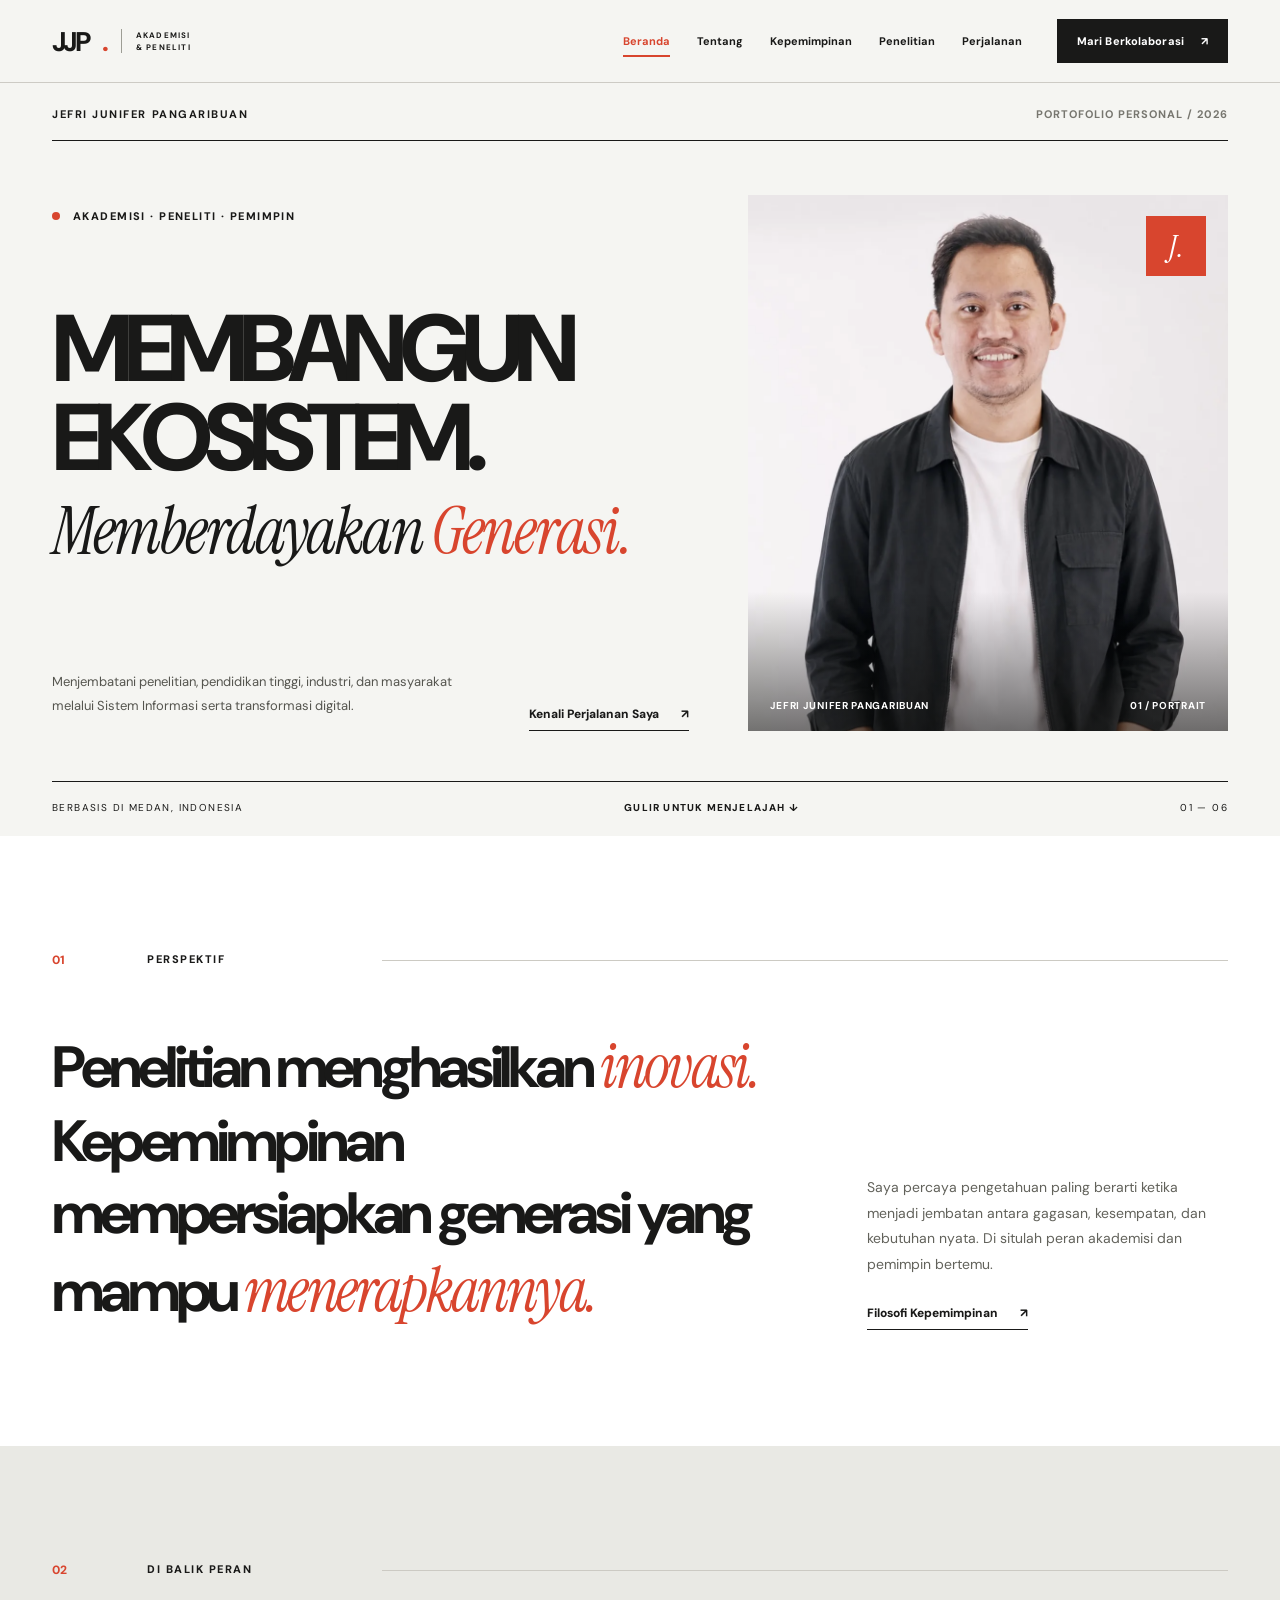
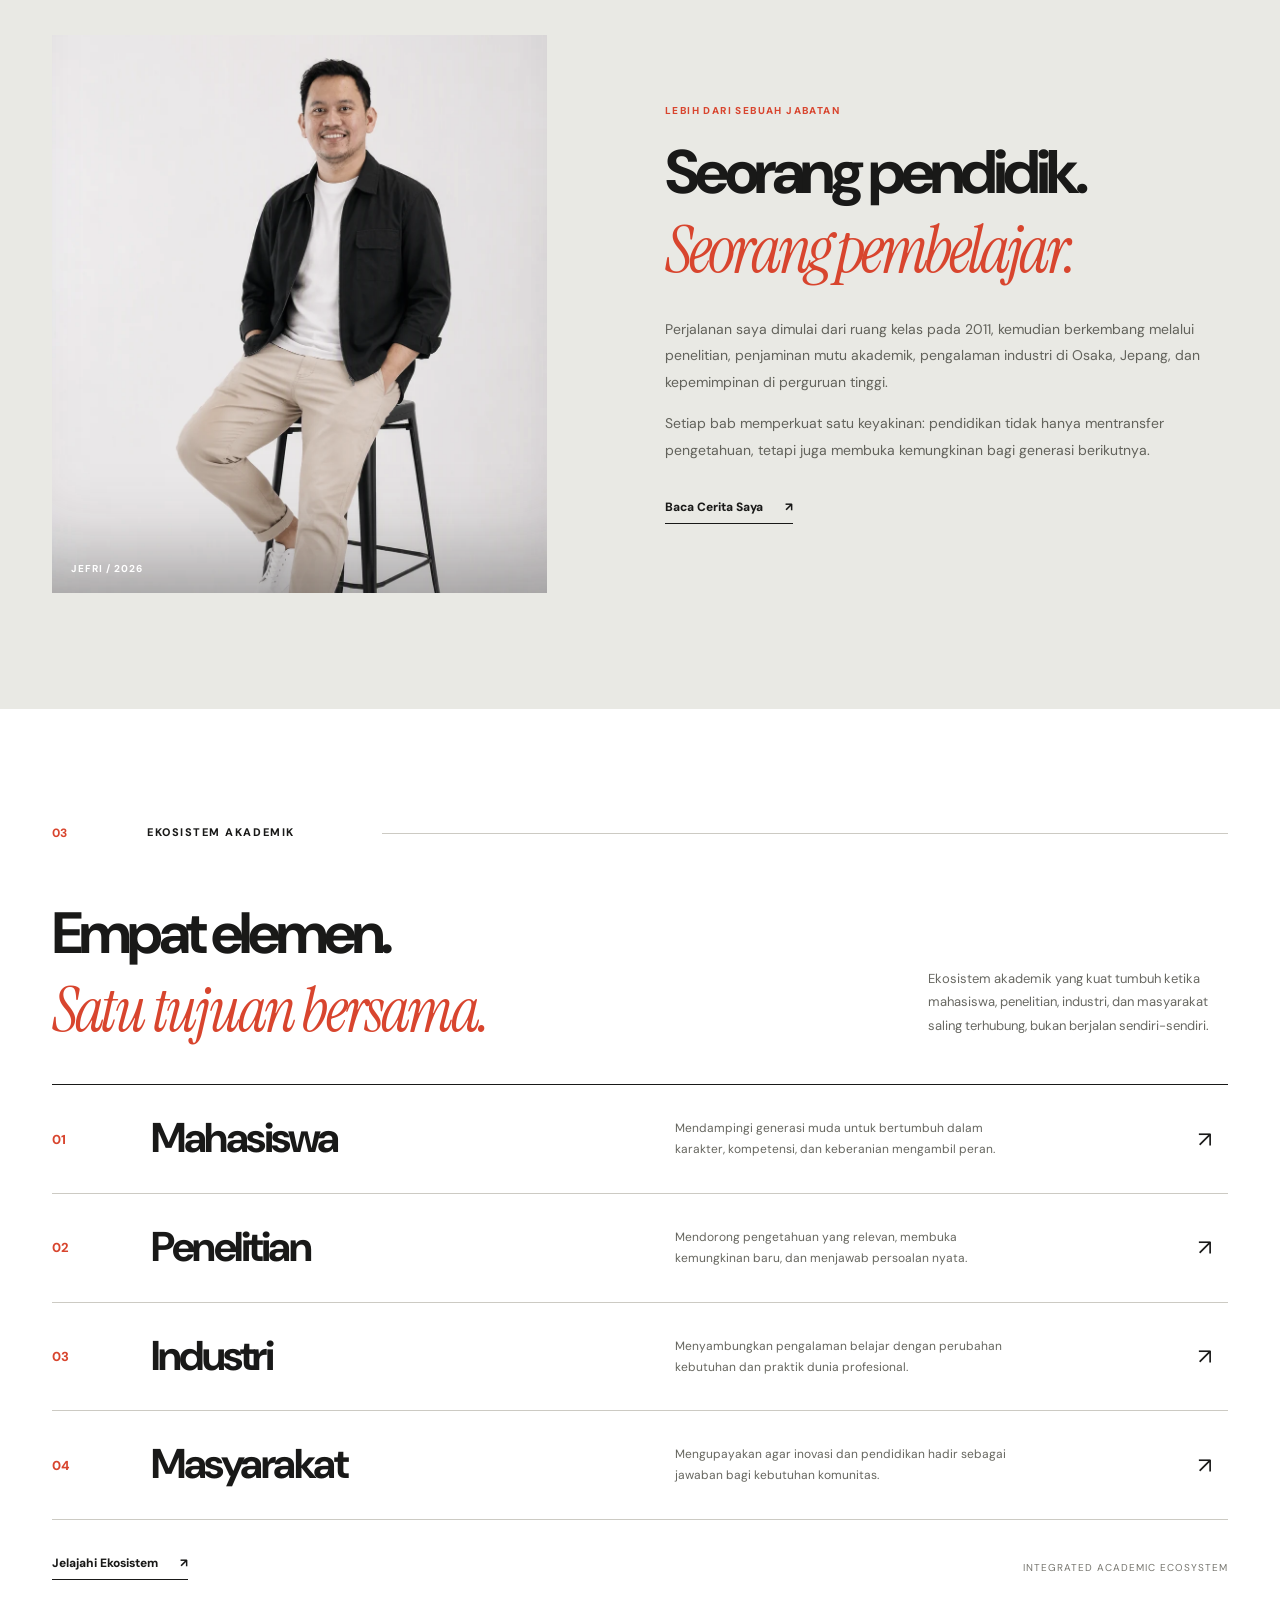
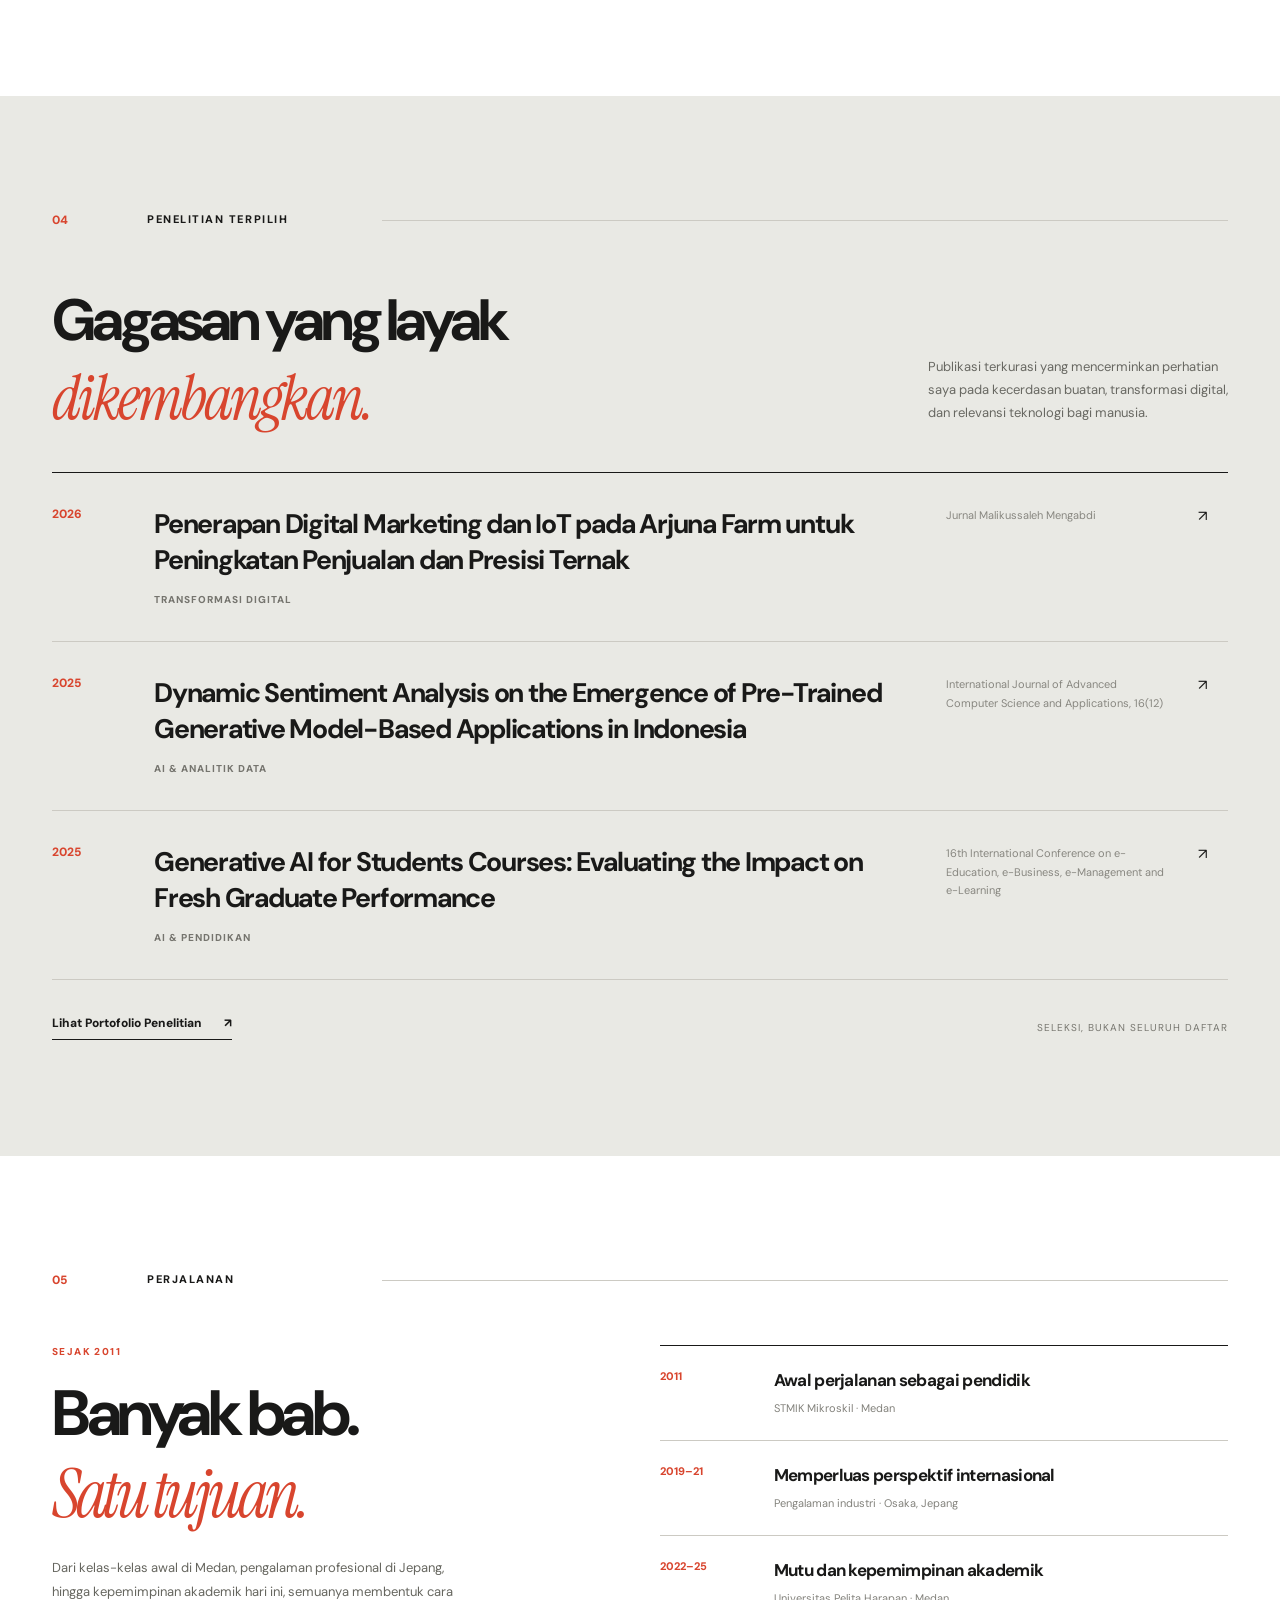
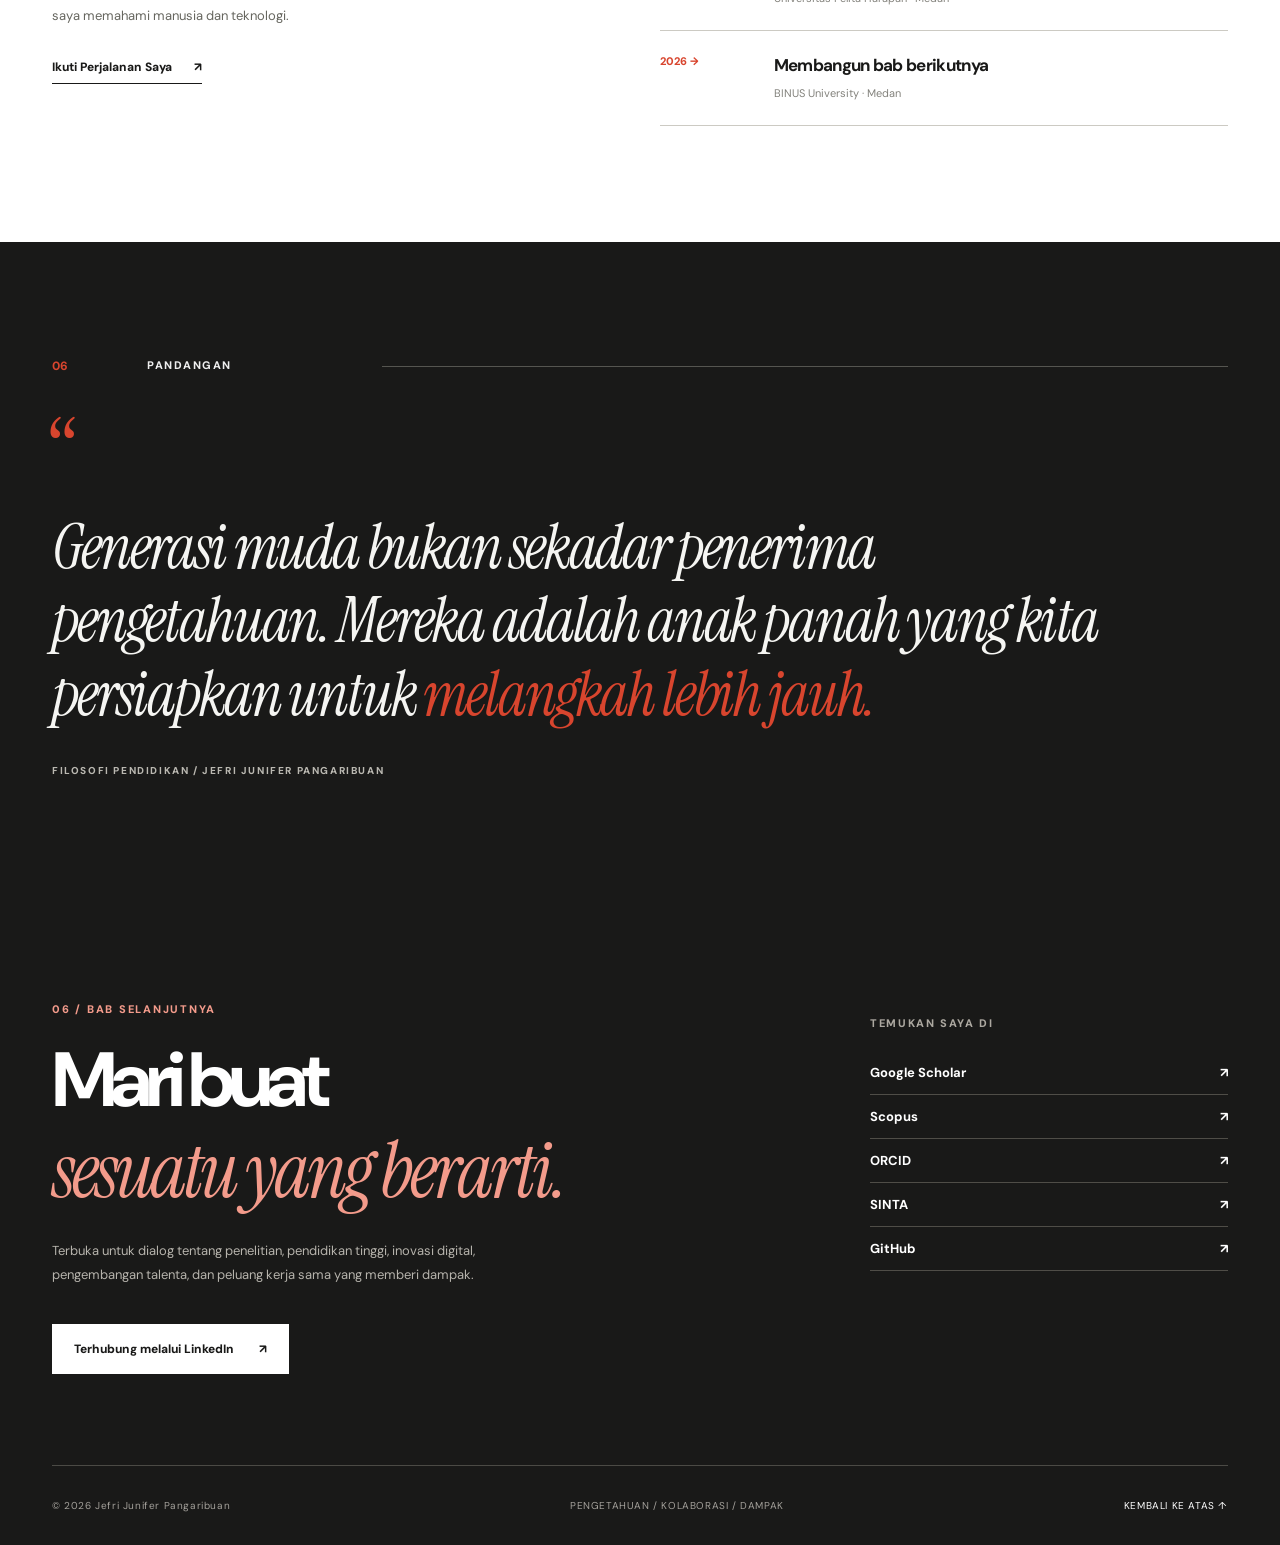
<file: index.html>
<!doctype html><html lang="id"><head><meta charset="utf-8"><meta name="viewport" content="width=device-width,initial-scale=1"><meta name="theme-color" content="#f5f5f2"><meta name="description" content="Portofolio pribadi Jefri Junifer Pangaribuan: akademisi, peneliti, dan pemimpin di bidang Sistem Informasi, transformasi digital, serta pengembangan ekosistem akademik."><meta name="author" content="Jefri Junifer Pangaribuan"><link rel="canonical" href="https://jefrijuniferp.vercel.app/"><link rel="icon" href="/favicon.svg" type="image/svg+xml"><link rel="preconnect" href="https://fonts.googleapis.com"><link rel="preconnect" href="https://fonts.gstatic.com" crossorigin><link rel="preload" href="/assets/jefri-junifer-pangaribuan.webp" as="image" type="image/webp"><link rel="stylesheet" href="/assets/site.css"><meta property="og:type" content="website"><meta property="og:locale" content="id_ID"><meta property="og:title" content="Jefri Junifer Pangaribuan — Membangun Ekosistem. Memberdayakan Generasi."><meta property="og:description" content="Portofolio pribadi Jefri Junifer Pangaribuan: akademisi, peneliti, dan pemimpin di bidang Sistem Informasi, transformasi digital, serta pengembangan ekosistem akademik."><meta property="og:url" content="https://jefrijuniferp.vercel.app/"><meta property="og:image" content="https://jefrijuniferp.vercel.app/assets/jefri-junifer-pangaribuan.webp"><title>Jefri Junifer Pangaribuan — Membangun Ekosistem. Memberdayakan Generasi.</title></head><body id="atas"><div id="progress" aria-hidden="true"></div><a class="skip" href="#konten">Lewati navigasi</a><header class="header"><div class="wrap header__inside"><a href="/" aria-label="Jefri Junifer Pangaribuan, beranda" class="brand">JJP<i>.</i> <small>AKADEMISI<br>& PENELITI</small></a><nav class="nav" aria-label="Navigasi utama"><a href="/" class="active" aria-current="page">Beranda</a><a href="/tentang/" class="" >Tentang</a><a href="/kepemimpinan/" class="" >Kepemimpinan</a><a href="/penelitian/" class="" >Penelitian</a><a href="/perjalanan/" class="" >Perjalanan</a></nav><a class="header__cta" href="/kolaborasi/">Mari Berkolaborasi <span aria-hidden="true">↗</span></a><button type="button" class="menu-button" aria-controls="mobile-nav" aria-expanded="false" aria-label="Buka navigasi">☰</button></div><nav id="mobile-nav" class="mobile-nav" aria-label="Navigasi seluler"><a href="/">Beranda<span aria-hidden="true">↗</span></a><a href="/tentang/">Tentang<span aria-hidden="true">↗</span></a><a href="/kepemimpinan/">Kepemimpinan<span aria-hidden="true">↗</span></a><a href="/penelitian/">Penelitian<span aria-hidden="true">↗</span></a><a href="/perjalanan/">Perjalanan<span aria-hidden="true">↗</span></a><a href="/kolaborasi/">Kolaborasi<span aria-hidden="true">↗</span></a></nav></header><main id="konten"><section class="hero"><div class="wrap"><div class="hero__meta"><span class="smallcap">JEFRI JUNIFER PANGARIBUAN</span><span class="mono subtle">PORTOFOLIO PERSONAL / 2026</span></div><div class="hero__grid"><div class="hero__copy"><div class="hero__sup">Akademisi · Peneliti · Pemimpin</div><div><h1><span>MEMBANGUN</span><span>EKOSISTEM.</span></h1><p class="hero__serif serif italic">Memberdayakan <em>Generasi.</em></p></div><div class="hero__bottom"><p class="hero__description">Menjembatani penelitian, pendidikan tinggi, industri, dan masyarakat melalui Sistem Informasi serta transformasi digital.</p><a href="/tentang/" class="text-action hover-arrow">Kenali Perjalanan Saya <span class="arrow" aria-hidden="true">↗</span></a></div></div><figure class="hero__figure"><img src="/assets/jefri-junifer-pangaribuan.webp" alt="Foto profesional Jefri Junifer Pangaribuan" width="1000" height="1500" fetchpriority="high"><div class="hero__mark" aria-hidden="true">J.</div><figcaption class="hero__figlabel"><span>JEFRI JUNIFER PANGARIBUAN</span><span>01 / PORTRAIT</span></figcaption></figure></div><div class="hero__foot"><span>BERBASIS DI MEDAN, INDONESIA</span><a href="#perspektif">GULIR UNTUK MENJELAJAH ↓</a><span>01 — 06</span></div></div></section><section class="section section--white" id="perspektif"><div class="wrap"><div class="section-index"><span class="number">01</span><span class="index-label">PERSPEKTIF</span></div><div class="section-intro reveal"><h2 class="display-statement">Penelitian menghasilkan <em>inovasi.</em> Kepemimpinan mempersiapkan generasi yang mampu <em>menerapkannya.</em></h2><div><p>Saya percaya pengetahuan paling berarti ketika menjadi jembatan antara gagasan, kesempatan, dan kebutuhan nyata. Di situlah peran akademisi dan pemimpin bertemu.</p><a href="/kepemimpinan/" class="text-action hover-arrow">Filosofi Kepemimpinan <span class="arrow" aria-hidden="true">↗</span></a></div></div></div></section><section class="section section--soft"><div class="wrap"><div class="section-index"><span class="number">02</span><span class="index-label">DI BALIK PERAN</span></div><div class="profile-grid"><figure class="profile-photo profile-photo--seated reveal"><img src="/assets/jefri-junifer-pangaribuan-seated.webp" loading="lazy" alt="Jefri Junifer Pangaribuan dalam pose duduk di studio" width="1280" height="1920"><figcaption>JEFRI / 2026</figcaption></figure><div class="profile-copy reveal"><div class="eyeline">LEBIH DARI SEBUAH JABATAN</div><h2>Seorang pendidik.<br><em>Seorang pembelajar.</em></h2><p>Perjalanan saya dimulai dari ruang kelas pada 2011, kemudian berkembang melalui penelitian, penjaminan mutu akademik, pengalaman industri di Osaka, Jepang, dan kepemimpinan di perguruan tinggi.</p><p>Setiap bab memperkuat satu keyakinan: pendidikan tidak hanya mentransfer pengetahuan, tetapi juga membuka kemungkinan bagi generasi berikutnya.</p><a href="/tentang/" class="text-action hover-arrow">Baca Cerita Saya <span class="arrow" aria-hidden="true">↗</span></a></div></div></div></section><section class="section section--white"><div class="wrap"><div class="section-index"><span class="number">03</span><span class="index-label">EKOSISTEM AKADEMIK</span></div><div class="pub-heading"><h2 class="display-statement reveal">Empat elemen.<br><em>Satu tujuan bersama.</em></h2><p>Ekosistem akademik yang kuat tumbuh ketika mahasiswa, penelitian, industri, dan masyarakat saling terhubung, bukan berjalan sendiri-sendiri.</p></div><div class="pillars"><a href="/kepemimpinan/" class="pillar hover-arrow"><span class="pillar__num">01</span><h3>Mahasiswa</h3><p>Mendampingi generasi muda untuk bertumbuh dalam karakter, kompetensi, dan keberanian mengambil peran.</p><span class="pillar__arrow arrow" aria-hidden="true">↗</span></a><a href="/kepemimpinan/" class="pillar hover-arrow"><span class="pillar__num">02</span><h3>Penelitian</h3><p>Mendorong pengetahuan yang relevan, membuka kemungkinan baru, dan menjawab persoalan nyata.</p><span class="pillar__arrow arrow" aria-hidden="true">↗</span></a><a href="/kepemimpinan/" class="pillar hover-arrow"><span class="pillar__num">03</span><h3>Industri</h3><p>Menyambungkan pengalaman belajar dengan perubahan kebutuhan dan praktik dunia profesional.</p><span class="pillar__arrow arrow" aria-hidden="true">↗</span></a><a href="/kepemimpinan/" class="pillar hover-arrow"><span class="pillar__num">04</span><h3>Masyarakat</h3><p>Mengupayakan agar inovasi dan pendidikan hadir sebagai jawaban bagi kebutuhan komunitas.</p><span class="pillar__arrow arrow" aria-hidden="true">↗</span></a></div><div class="section-end"><a href="/kepemimpinan/" class="text-action hover-arrow">Jelajahi Ekosistem <span class="arrow" aria-hidden="true">↗</span></a><small>INTEGRATED ACADEMIC ECOSYSTEM</small></div></div></section><section class="section section--soft"><div class="wrap"><div class="section-index"><span class="number">04</span><span class="index-label">PENELITIAN TERPILIH</span></div><div class="pub-heading"><h2 class="display-statement reveal">Gagasan yang layak<br><em>dikembangkan.</em></h2><p>Publikasi terkurasi yang mencerminkan perhatian saya pada kecerdasan buatan, transformasi digital, dan relevansi teknologi bagi manusia.</p></div><div class="pub-list"><a class="pub-row hover-arrow" href="https://doi.org/10.29103/jmm.v5i1.23033" target="_blank" rel="noopener noreferrer"><span class="pub-year">2026</span><div><h3>Penerapan Digital Marketing dan IoT pada Arjuna Farm untuk Peningkatan Penjualan dan Presisi Ternak</h3><span class="pub-tag">Transformasi Digital</span></div><span class="pub-venue">Jurnal Malikussaleh Mengabdi</span><span class="arrow" aria-hidden="true">↗</span></a><a class="pub-row hover-arrow" href="https://doi.org/10.14569/IJACSA.2025.01612111" target="_blank" rel="noopener noreferrer"><span class="pub-year">2025</span><div><h3>Dynamic Sentiment Analysis on the Emergence of Pre-Trained Generative Model-Based Applications in Indonesia</h3><span class="pub-tag">AI & Analitik Data</span></div><span class="pub-venue">International Journal of Advanced Computer Science and Applications, 16(12)</span><span class="arrow" aria-hidden="true">↗</span></a><a class="pub-row hover-arrow" href="https://doi.org/10.1109/IC4e65071.2025.11075401" target="_blank" rel="noopener noreferrer"><span class="pub-year">2025</span><div><h3>Generative AI for Students Courses: Evaluating the Impact on Fresh Graduate Performance</h3><span class="pub-tag">AI & Pendidikan</span></div><span class="pub-venue">16th International Conference on e-Education, e-Business, e-Management and e-Learning</span><span class="arrow" aria-hidden="true">↗</span></a></div><div class="section-end"><a href="/penelitian/" class="text-action hover-arrow">Lihat Portofolio Penelitian <span class="arrow" aria-hidden="true">↗</span></a><small>SELEKSI, BUKAN SELURUH DAFTAR</small></div></div></section><section class="section section--white"><div class="wrap"><div class="section-index"><span class="number">05</span><span class="index-label">PERJALANAN</span></div><div class="journey-preview"><div class="reveal"><div class="eyeline">SEJAK 2011</div><h2>Banyak bab.<br><em>Satu tujuan.</em></h2><p>Dari kelas-kelas awal di Medan, pengalaman profesional di Jepang, hingga kepemimpinan akademik hari ini, semuanya membentuk cara saya memahami manusia dan teknologi.</p><a href="/perjalanan/" class="text-action hover-arrow">Ikuti Perjalanan Saya <span class="arrow" aria-hidden="true">↗</span></a></div><div class="mini-timeline"><div class="mini-timeline__row"><span>2011</span><div><strong>Awal perjalanan sebagai pendidik</strong><small>STMIK Mikroskil · Medan</small></div></div><div class="mini-timeline__row"><span>2019–21</span><div><strong>Memperluas perspektif internasional</strong><small>Pengalaman industri · Osaka, Jepang</small></div></div><div class="mini-timeline__row"><span>2022–25</span><div><strong>Mutu dan kepemimpinan akademik</strong><small>Universitas Pelita Harapan · Medan</small></div></div><div class="mini-timeline__row"><span>2026 →</span><div><strong>Membangun bab berikutnya</strong><small>BINUS University · Medan</small></div></div></div></div></div></section><section class="section section--dark"><div class="wrap"><div class="section-index"><span class="number">06</span><span class="index-label">PANDANGAN</span></div><div class="quote-block reveal"><div class="quote-symbol" aria-hidden="true">“</div><blockquote>Generasi muda bukan sekadar penerima pengetahuan. Mereka adalah anak panah yang kita persiapkan untuk <span class="red">melangkah lebih jauh.</span></blockquote><div class="quote-by">FILOSOFI PENDIDIKAN / JEFRI JUNIFER PANGARIBUAN</div></div></div></section></main><footer class="footer" id="kontak"><div class="wrap footer__top"><div><span class="label" style="color:#f39b8b">06 / BAB SELANJUTNYA</span><h2>Mari buat<br><em>sesuatu yang berarti.</em></h2><p>Terbuka untuk dialog tentang penelitian, pendidikan tinggi, inovasi digital, pengembangan talenta, dan peluang kerja sama yang memberi dampak.</p><a class="footer__cta hover-arrow" href="https://www.linkedin.com/in/jefrijunifer" target="_blank" rel="noopener noreferrer">Terhubung melalui LinkedIn <span aria-hidden="true" class="arrow">↗</span></a></div><div class="footer__social"><span>TEMUKAN SAYA DI</span><a class=" hover-arrow" href="https://scholar.google.com/citations?hl=id&amp;user=h7iSvjMAAAAJ&amp;view_op=list_works&amp;sortby=pubdate" target="_blank" rel="noopener noreferrer">Google Scholar <span aria-hidden="true" class="arrow">↗</span></a><a class=" hover-arrow" href="https://www.scopus.com/authid/detail.uri?authorId=57213221087" target="_blank" rel="noopener noreferrer">Scopus <span aria-hidden="true" class="arrow">↗</span></a><a class=" hover-arrow" href="https://orcid.org/0000-0001-5508-0763" target="_blank" rel="noopener noreferrer">ORCID <span aria-hidden="true" class="arrow">↗</span></a><a class=" hover-arrow" href="https://sinta.kemdiktisaintek.go.id/authors/profile/6118877" target="_blank" rel="noopener noreferrer">SINTA <span aria-hidden="true" class="arrow">↗</span></a><a class=" hover-arrow" href="https://github.com/jefrijunifer" target="_blank" rel="noopener noreferrer">GitHub <span aria-hidden="true" class="arrow">↗</span></a></div></div><div class="wrap footer__bottom"><span>© 2026 Jefri Junifer Pangaribuan</span><span>PENGETAHUAN / KOLABORASI / DAMPAK</span><a href="#atas">KEMBALI KE ATAS ↑</a></div></footer><script src="/assets/site.js" defer></script></body></html>
</file>
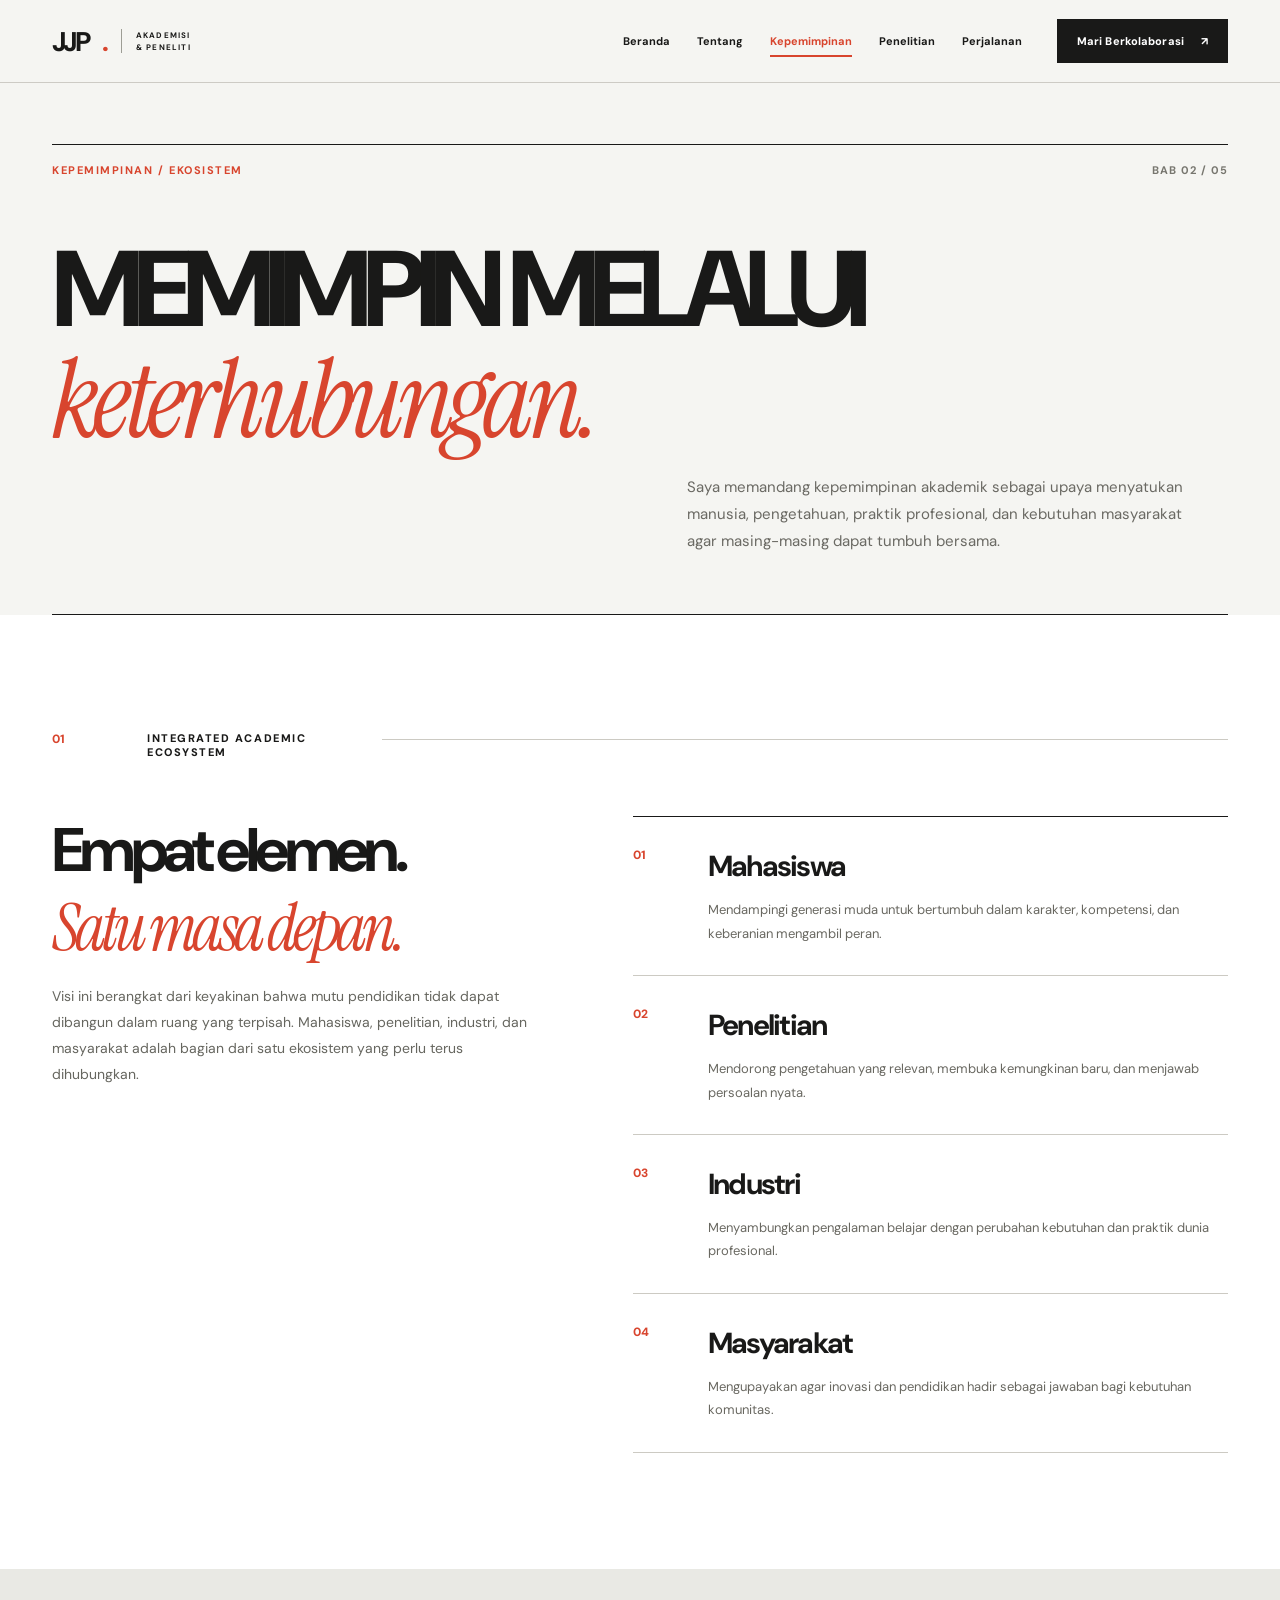
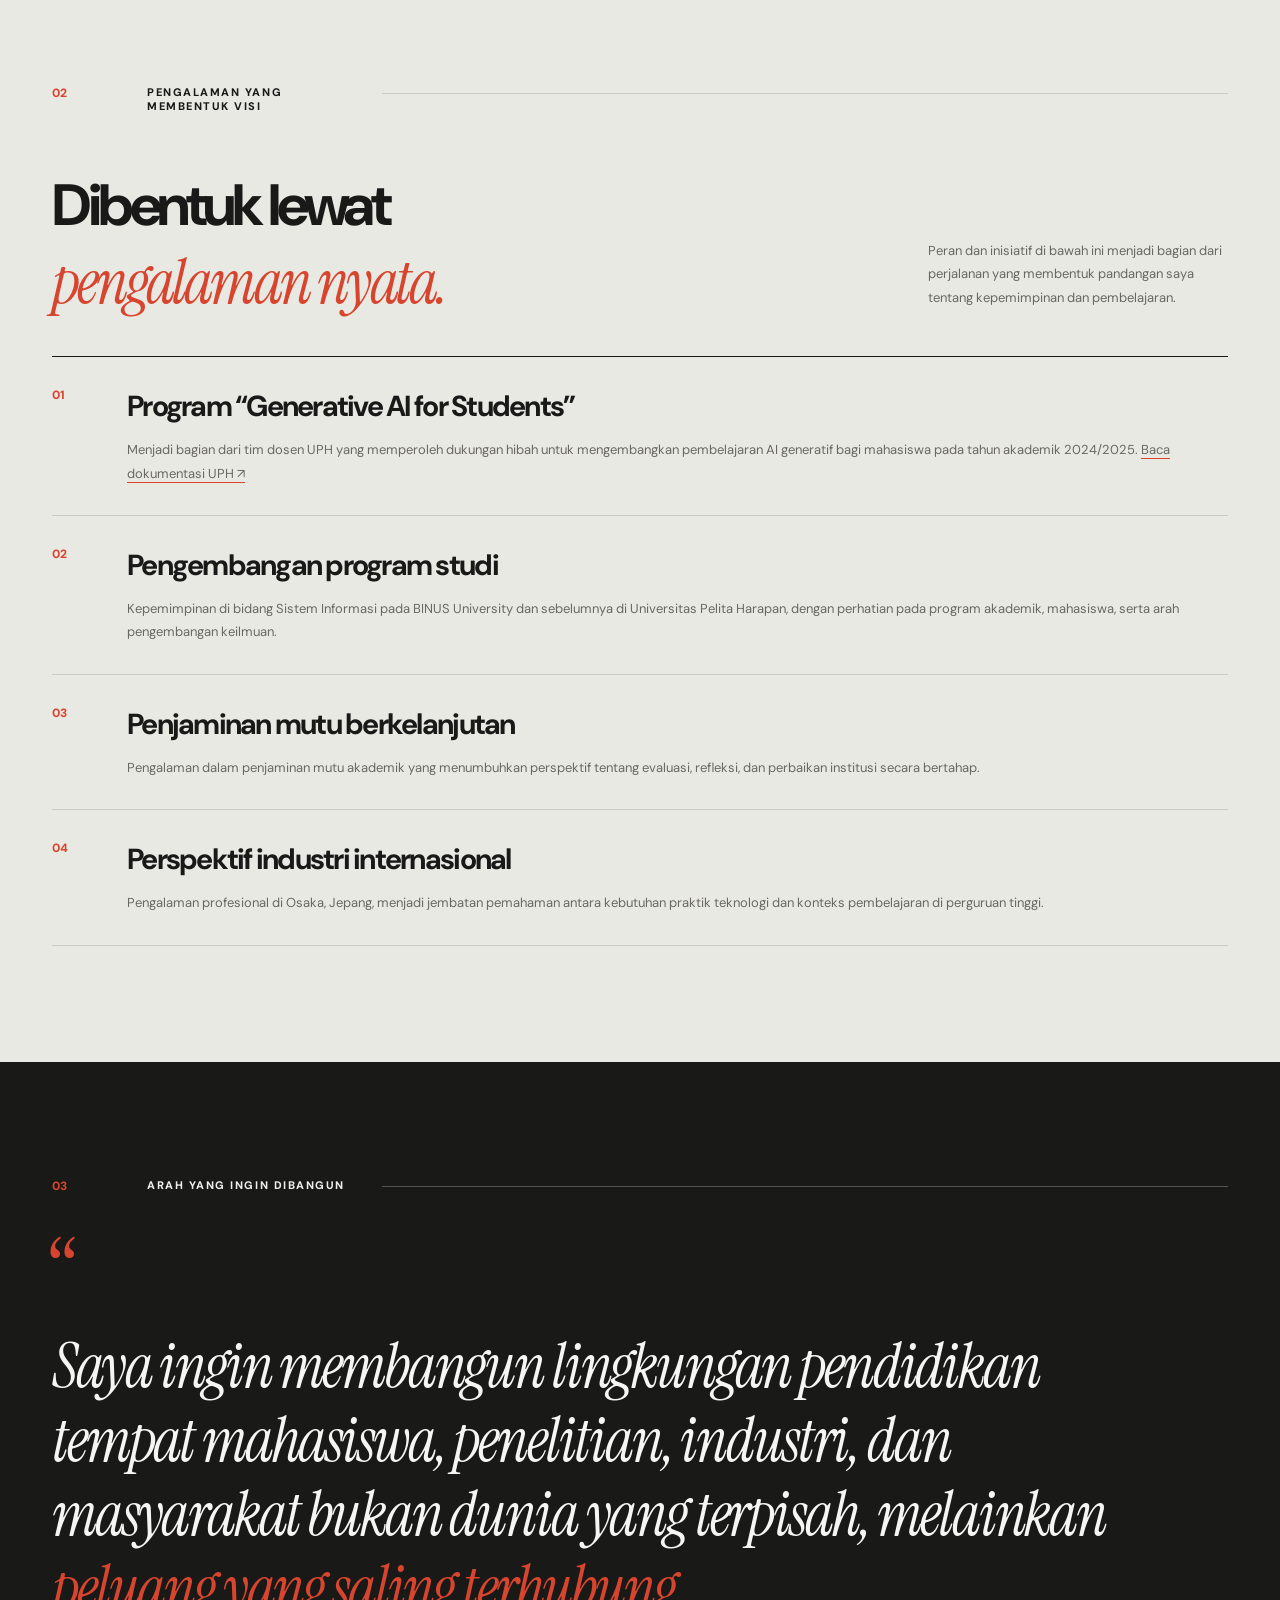
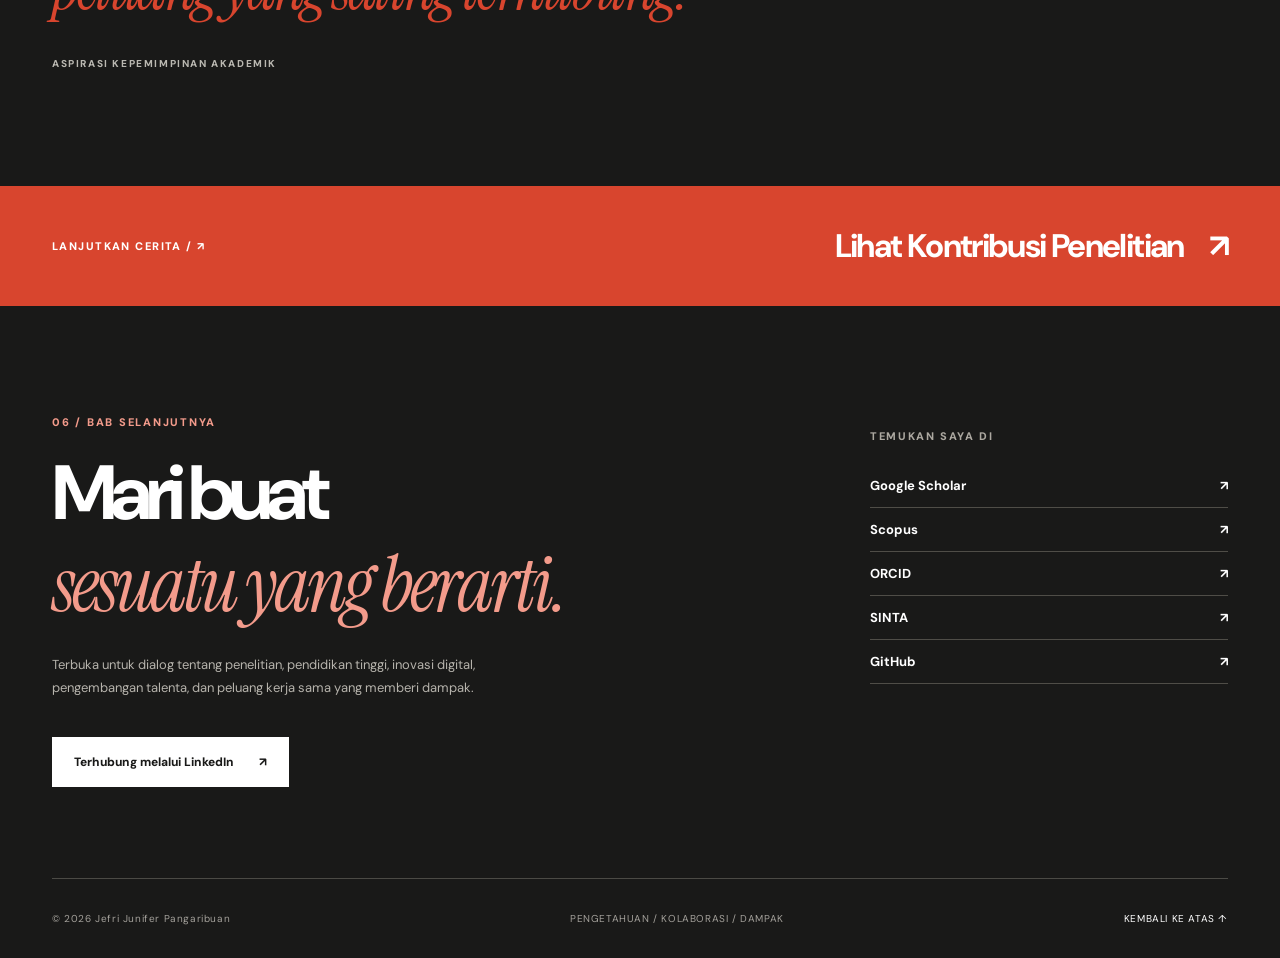
<file: kepemimpinan/index.html>
<!doctype html><html lang="id"><head><meta charset="utf-8"><meta name="viewport" content="width=device-width,initial-scale=1"><meta name="theme-color" content="#f5f5f2"><meta name="description" content="Visi Integrated Academic Ecosystem: menghubungkan mahasiswa, penelitian, industri, dan masyarakat."><meta name="author" content="Jefri Junifer Pangaribuan"><link rel="canonical" href="https://jefrijuniferp.vercel.app/kepemimpinan/"><link rel="icon" href="/favicon.svg" type="image/svg+xml"><link rel="preconnect" href="https://fonts.googleapis.com"><link rel="preconnect" href="https://fonts.gstatic.com" crossorigin><link rel="preload" href="/assets/jefri-junifer-pangaribuan.webp" as="image" type="image/webp"><link rel="stylesheet" href="/assets/site.css"><meta property="og:type" content="website"><meta property="og:locale" content="id_ID"><meta property="og:title" content="Kepemimpinan | Jefri Junifer Pangaribuan"><meta property="og:description" content="Visi Integrated Academic Ecosystem: menghubungkan mahasiswa, penelitian, industri, dan masyarakat."><meta property="og:url" content="https://jefrijuniferp.vercel.app/kepemimpinan/"><meta property="og:image" content="https://jefrijuniferp.vercel.app/assets/jefri-junifer-pangaribuan.webp"><title>Kepemimpinan | Jefri Junifer Pangaribuan</title></head><body id="atas"><div id="progress" aria-hidden="true"></div><a class="skip" href="#konten">Lewati navigasi</a><header class="header"><div class="wrap header__inside"><a href="/" aria-label="Jefri Junifer Pangaribuan, beranda" class="brand">JJP<i>.</i> <small>AKADEMISI<br>& PENELITI</small></a><nav class="nav" aria-label="Navigasi utama"><a href="/" class="" >Beranda</a><a href="/tentang/" class="" >Tentang</a><a href="/kepemimpinan/" class="active" aria-current="page">Kepemimpinan</a><a href="/penelitian/" class="" >Penelitian</a><a href="/perjalanan/" class="" >Perjalanan</a></nav><a class="header__cta" href="/kolaborasi/">Mari Berkolaborasi <span aria-hidden="true">↗</span></a><button type="button" class="menu-button" aria-controls="mobile-nav" aria-expanded="false" aria-label="Buka navigasi">☰</button></div><nav id="mobile-nav" class="mobile-nav" aria-label="Navigasi seluler"><a href="/">Beranda<span aria-hidden="true">↗</span></a><a href="/tentang/">Tentang<span aria-hidden="true">↗</span></a><a href="/kepemimpinan/">Kepemimpinan<span aria-hidden="true">↗</span></a><a href="/penelitian/">Penelitian<span aria-hidden="true">↗</span></a><a href="/perjalanan/">Perjalanan<span aria-hidden="true">↗</span></a><a href="/kolaborasi/">Kolaborasi<span aria-hidden="true">↗</span></a></nav></header><main id="konten"><section class="page-cover"><div class="wrap"><div class="page-cover__meta"><span class="smallcap red">KEPEMIMPINAN / EKOSISTEM</span><span class="mono subtle">BAB 02 / 05</span></div><h1>MEMIMPIN MELALUI<br><em>keterhubungan.</em></h1><div class="page-cover__bottom"><p>Saya memandang kepemimpinan akademik sebagai upaya menyatukan manusia, pengetahuan, praktik profesional, dan kebutuhan masyarakat agar masing-masing dapat tumbuh bersama.</p></div><div class="page-cover__rule"></div></div></section><section class="section section--white"><div class="wrap"><div class="section-index"><span class="number">01</span><span class="index-label">INTEGRATED ACADEMIC ECOSYSTEM</span></div><div class="leadership-grid"><div class="reveal"><h2>Empat elemen.<br><em>Satu masa depan.</em></h2><p>Visi ini berangkat dari keyakinan bahwa mutu pendidikan tidak dapat dibangun dalam ruang yang terpisah. Mahasiswa, penelitian, industri, dan masyarakat adalah bagian dari satu ekosistem yang perlu terus dihubungkan.</p></div><div class="leadership-list"><article><span>01</span><div><h3>Mahasiswa</h3><p>Mendampingi generasi muda untuk bertumbuh dalam karakter, kompetensi, dan keberanian mengambil peran.</p></div></article><article><span>02</span><div><h3>Penelitian</h3><p>Mendorong pengetahuan yang relevan, membuka kemungkinan baru, dan menjawab persoalan nyata.</p></div></article><article><span>03</span><div><h3>Industri</h3><p>Menyambungkan pengalaman belajar dengan perubahan kebutuhan dan praktik dunia profesional.</p></div></article><article><span>04</span><div><h3>Masyarakat</h3><p>Mengupayakan agar inovasi dan pendidikan hadir sebagai jawaban bagi kebutuhan komunitas.</p></div></article></div></div></div></section><section class="section section--soft"><div class="wrap"><div class="section-index"><span class="number">02</span><span class="index-label">PENGALAMAN YANG MEMBENTUK VISI</span></div><div class="pub-heading"><h2 class="display-statement">Dibentuk lewat<br><em>pengalaman nyata.</em></h2><p>Peran dan inisiatif di bawah ini menjadi bagian dari perjalanan yang membentuk pandangan saya tentang kepemimpinan dan pembelajaran.</p></div><div class="leadership-list"><article><span>01</span><div><h3>Program “Generative AI for Students”</h3><p>Menjadi bagian dari tim dosen UPH yang memperoleh dukungan hibah untuk mengembangkan pembelajaran AI generatif bagi mahasiswa pada tahun akademik 2024/2025. <a href="https://www.uph.edu/id/2024/12/16/dosen-fti-uph-raih-hibah-kemendikbudristek-kembangkan-program-pembelajaran-generative-ai-for-students/" target="_blank" rel="noopener noreferrer">Baca dokumentasi UPH ↗</a></p></div></article><article><span>02</span><div><h3>Pengembangan program studi</h3><p>Kepemimpinan di bidang Sistem Informasi pada BINUS University dan sebelumnya di Universitas Pelita Harapan, dengan perhatian pada program akademik, mahasiswa, serta arah pengembangan keilmuan.</p></div></article><article><span>03</span><div><h3>Penjaminan mutu berkelanjutan</h3><p>Pengalaman dalam penjaminan mutu akademik yang menumbuhkan perspektif tentang evaluasi, refleksi, dan perbaikan institusi secara bertahap.</p></div></article><article><span>04</span><div><h3>Perspektif industri internasional</h3><p>Pengalaman profesional di Osaka, Jepang, menjadi jembatan pemahaman antara kebutuhan praktik teknologi dan konteks pembelajaran di perguruan tinggi.</p></div></article></div></div></section><section class="section section--dark"><div class="wrap"><div class="section-index"><span class="number">03</span><span class="index-label">ARAH YANG INGIN DIBANGUN</span></div><div class="quote-block reveal"><div class="quote-symbol">“</div><blockquote>Saya ingin membangun lingkungan pendidikan tempat mahasiswa, penelitian, industri, dan masyarakat bukan dunia yang terpisah, melainkan <span class="red">peluang yang saling terhubung.</span></blockquote><div class="quote-by">ASPIRASI KEPEMIMPINAN AKADEMIK</div></div></div></section><aside class="next"><div class="wrap next__inside"><span>LANJUTKAN CERITA / ↗</span><a class="hover-arrow" href="/penelitian/">Lihat Kontribusi Penelitian <span class="arrow" aria-hidden="true">↗</span></a></div></aside></main><footer class="footer" id="kontak"><div class="wrap footer__top"><div><span class="label" style="color:#f39b8b">06 / BAB SELANJUTNYA</span><h2>Mari buat<br><em>sesuatu yang berarti.</em></h2><p>Terbuka untuk dialog tentang penelitian, pendidikan tinggi, inovasi digital, pengembangan talenta, dan peluang kerja sama yang memberi dampak.</p><a class="footer__cta hover-arrow" href="https://www.linkedin.com/in/jefrijunifer" target="_blank" rel="noopener noreferrer">Terhubung melalui LinkedIn <span aria-hidden="true" class="arrow">↗</span></a></div><div class="footer__social"><span>TEMUKAN SAYA DI</span><a class=" hover-arrow" href="https://scholar.google.com/citations?hl=id&amp;user=h7iSvjMAAAAJ&amp;view_op=list_works&amp;sortby=pubdate" target="_blank" rel="noopener noreferrer">Google Scholar <span aria-hidden="true" class="arrow">↗</span></a><a class=" hover-arrow" href="https://www.scopus.com/authid/detail.uri?authorId=57213221087" target="_blank" rel="noopener noreferrer">Scopus <span aria-hidden="true" class="arrow">↗</span></a><a class=" hover-arrow" href="https://orcid.org/0000-0001-5508-0763" target="_blank" rel="noopener noreferrer">ORCID <span aria-hidden="true" class="arrow">↗</span></a><a class=" hover-arrow" href="https://sinta.kemdiktisaintek.go.id/authors/profile/6118877" target="_blank" rel="noopener noreferrer">SINTA <span aria-hidden="true" class="arrow">↗</span></a><a class=" hover-arrow" href="https://github.com/jefrijunifer" target="_blank" rel="noopener noreferrer">GitHub <span aria-hidden="true" class="arrow">↗</span></a></div></div><div class="wrap footer__bottom"><span>© 2026 Jefri Junifer Pangaribuan</span><span>PENGETAHUAN / KOLABORASI / DAMPAK</span><a href="#atas">KEMBALI KE ATAS ↑</a></div></footer><script src="/assets/site.js" defer></script></body></html>
</file>
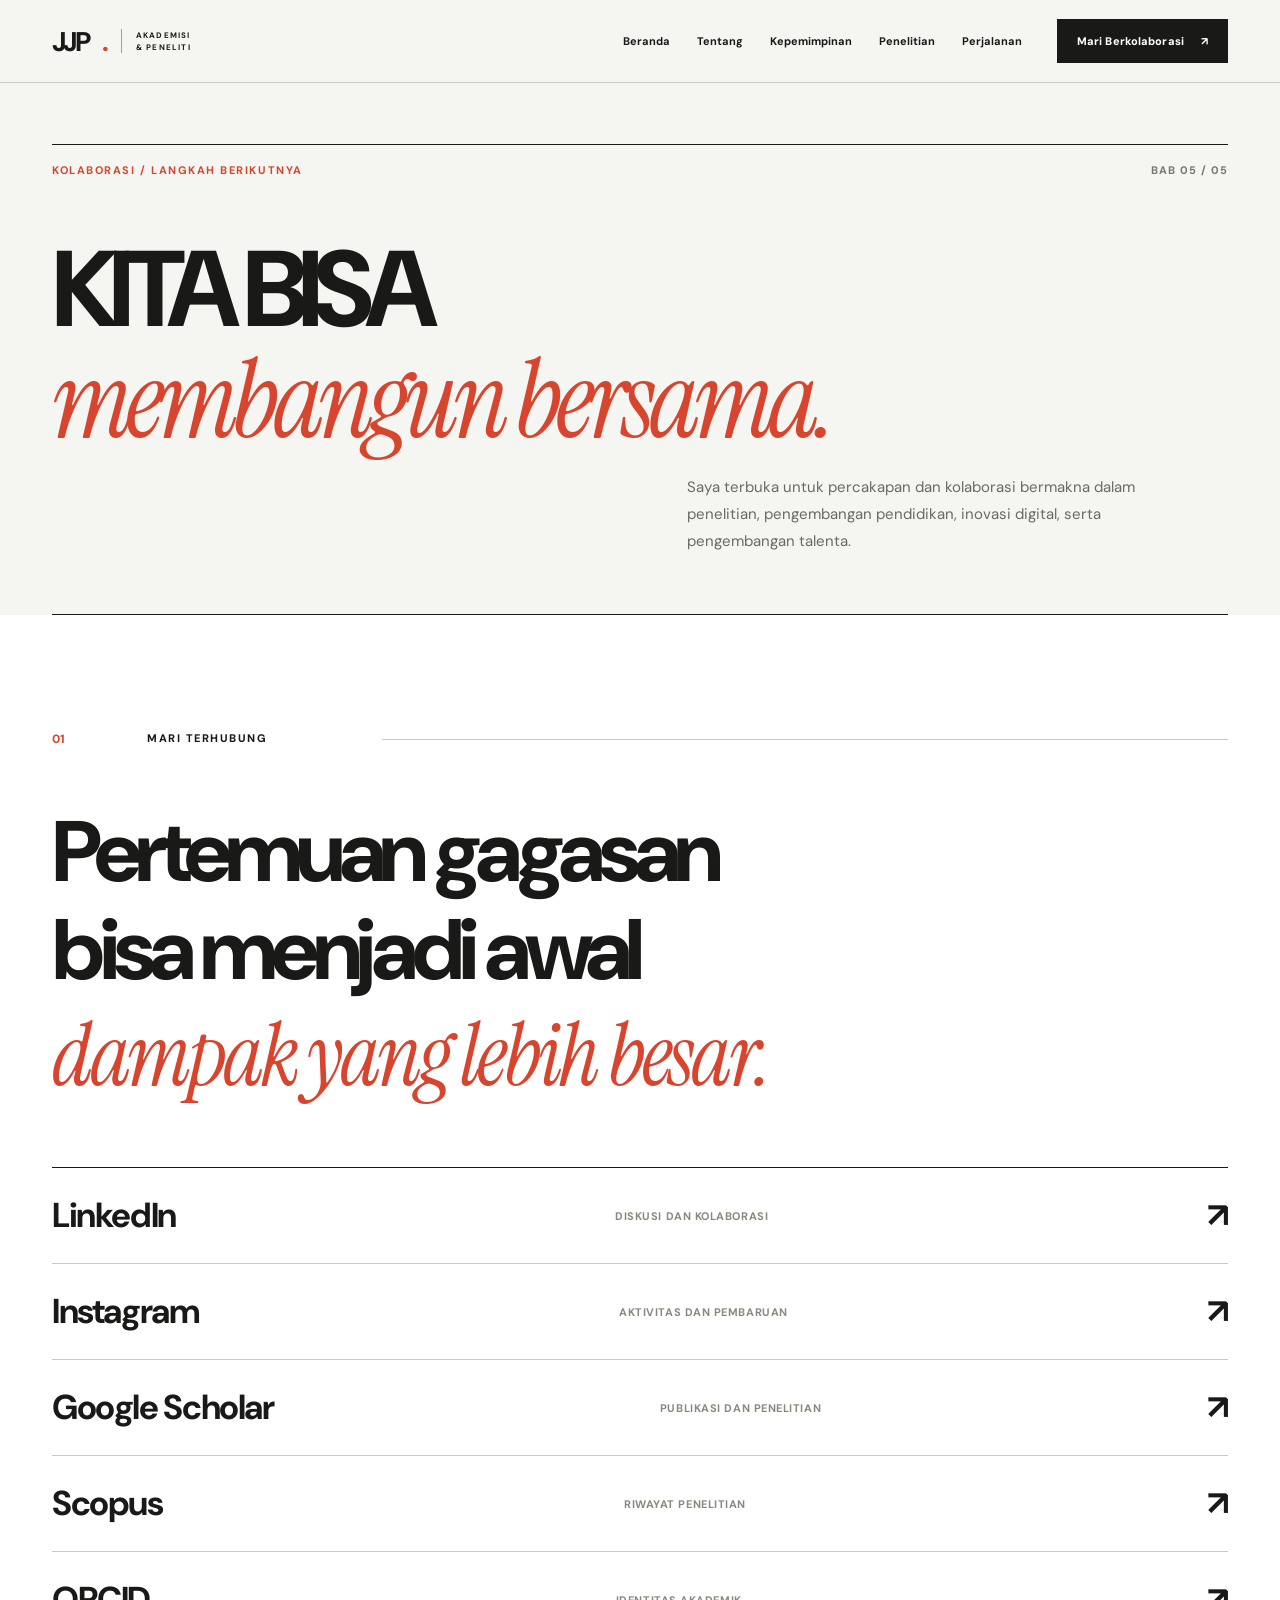
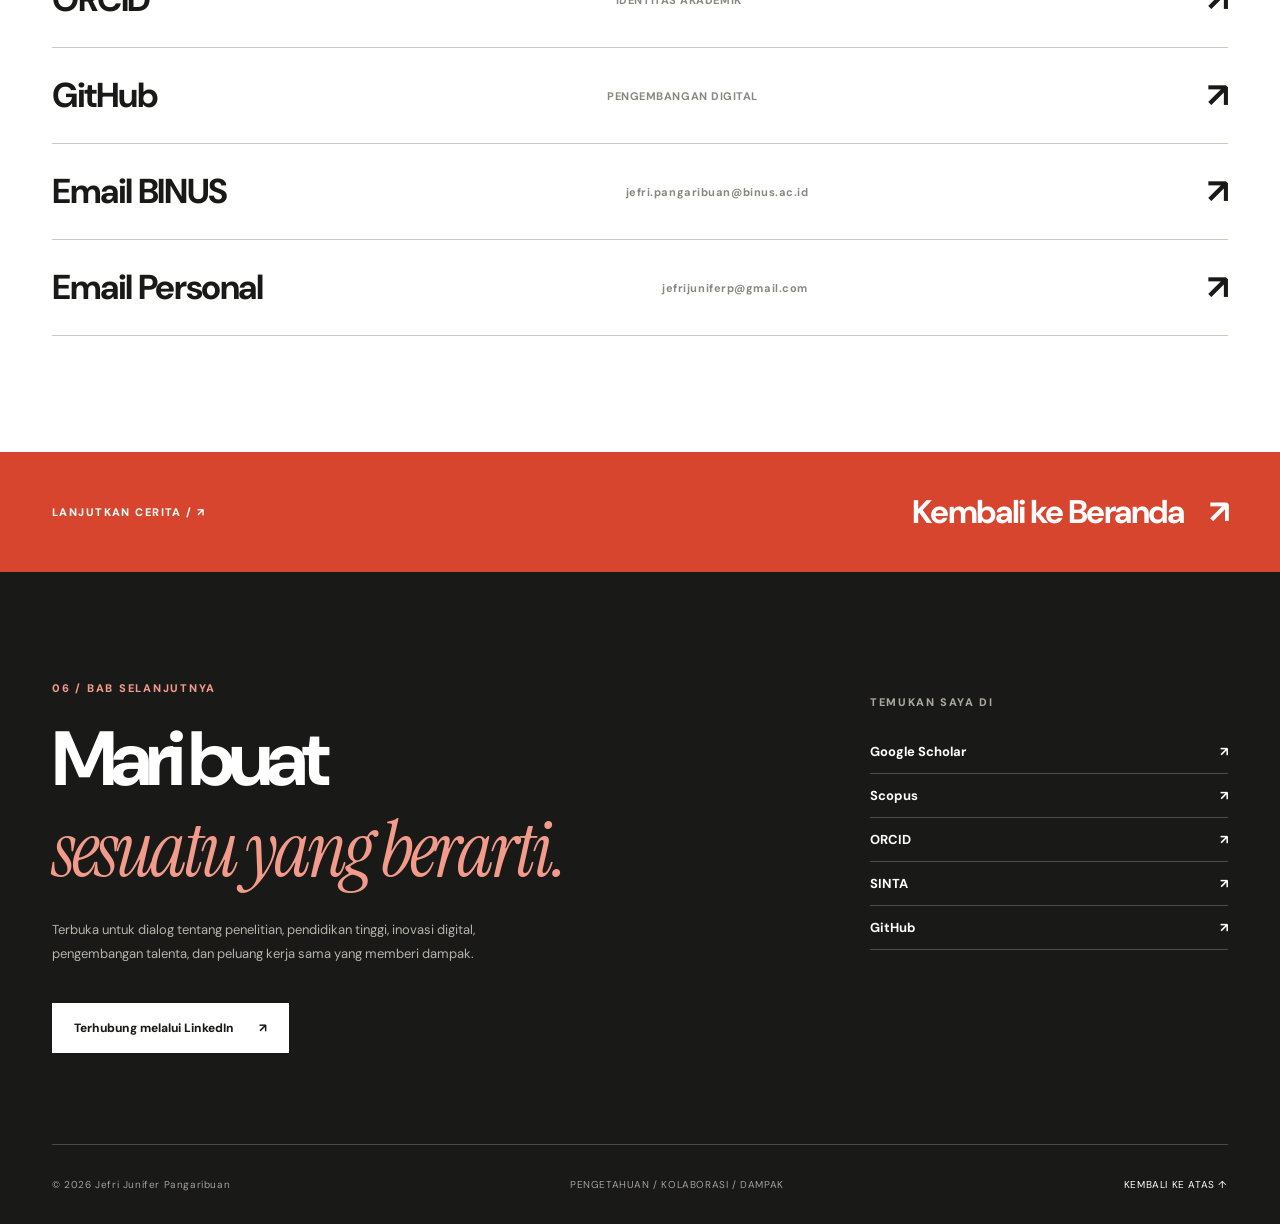
<file: kolaborasi/index.html>
<!doctype html><html lang="id"><head><meta charset="utf-8"><meta name="viewport" content="width=device-width,initial-scale=1"><meta name="theme-color" content="#f5f5f2"><meta name="description" content="Terhubung untuk peluang kolaborasi penelitian, pendidikan tinggi, dan inovasi digital."><meta name="author" content="Jefri Junifer Pangaribuan"><link rel="canonical" href="https://jefrijuniferp.vercel.app/kolaborasi/"><link rel="icon" href="/favicon.svg" type="image/svg+xml"><link rel="preconnect" href="https://fonts.googleapis.com"><link rel="preconnect" href="https://fonts.gstatic.com" crossorigin><link rel="preload" href="/assets/jefri-junifer-pangaribuan.webp" as="image" type="image/webp"><link rel="stylesheet" href="/assets/site.css"><meta property="og:type" content="website"><meta property="og:locale" content="id_ID"><meta property="og:title" content="Kolaborasi | Jefri Junifer Pangaribuan"><meta property="og:description" content="Terhubung untuk peluang kolaborasi penelitian, pendidikan tinggi, dan inovasi digital."><meta property="og:url" content="https://jefrijuniferp.vercel.app/kolaborasi/"><meta property="og:image" content="https://jefrijuniferp.vercel.app/assets/jefri-junifer-pangaribuan.webp"><title>Kolaborasi | Jefri Junifer Pangaribuan</title></head><body id="atas"><div id="progress" aria-hidden="true"></div><a class="skip" href="#konten">Lewati navigasi</a><header class="header"><div class="wrap header__inside"><a href="/" aria-label="Jefri Junifer Pangaribuan, beranda" class="brand">JJP<i>.</i> <small>AKADEMISI<br>& PENELITI</small></a><nav class="nav" aria-label="Navigasi utama"><a href="/" class="" >Beranda</a><a href="/tentang/" class="" >Tentang</a><a href="/kepemimpinan/" class="" >Kepemimpinan</a><a href="/penelitian/" class="" >Penelitian</a><a href="/perjalanan/" class="" >Perjalanan</a></nav><a class="header__cta" href="/kolaborasi/">Mari Berkolaborasi <span aria-hidden="true">↗</span></a><button type="button" class="menu-button" aria-controls="mobile-nav" aria-expanded="false" aria-label="Buka navigasi">☰</button></div><nav id="mobile-nav" class="mobile-nav" aria-label="Navigasi seluler"><a href="/">Beranda<span aria-hidden="true">↗</span></a><a href="/tentang/">Tentang<span aria-hidden="true">↗</span></a><a href="/kepemimpinan/">Kepemimpinan<span aria-hidden="true">↗</span></a><a href="/penelitian/">Penelitian<span aria-hidden="true">↗</span></a><a href="/perjalanan/">Perjalanan<span aria-hidden="true">↗</span></a><a href="/kolaborasi/">Kolaborasi<span aria-hidden="true">↗</span></a></nav></header><main id="konten"><section class="page-cover"><div class="wrap"><div class="page-cover__meta"><span class="smallcap red">KOLABORASI / LANGKAH BERIKUTNYA</span><span class="mono subtle">BAB 05 / 05</span></div><h1>KITA BISA<br><em>membangun bersama.</em></h1><div class="page-cover__bottom"><p>Saya terbuka untuk percakapan dan kolaborasi bermakna dalam penelitian, pengembangan pendidikan, inovasi digital, serta pengembangan talenta.</p></div><div class="page-cover__rule"></div></div></section><section class="section section--white"><div class="wrap"><div class="section-index"><span class="number">01</span><span class="index-label">MARI TERHUBUNG</span></div><h2 class="collab-display reveal">Pertemuan gagasan<br>bisa menjadi awal<br><em>dampak yang lebih besar.</em></h2><div class="collab-links"><a href="https://www.linkedin.com/in/jefrijunifer" target="_blank" rel="noopener noreferrer" class="collab-link hover-arrow"><span>LinkedIn</span><small>DISKUSI DAN KOLABORASI</small><span class="arrow" aria-hidden="true">↗</span></a><a href="https://www.instagram.com/jefrijunifer/" target="_blank" rel="noopener noreferrer" class="collab-link hover-arrow"><span>Instagram</span><small>AKTIVITAS DAN PEMBARUAN</small><span class="arrow" aria-hidden="true">↗</span></a><a href="https://scholar.google.com/citations?hl=id&user=h7iSvjMAAAAJ&view_op=list_works&sortby=pubdate" target="_blank" rel="noopener noreferrer" class="collab-link hover-arrow"><span>Google Scholar</span><small>PUBLIKASI DAN PENELITIAN</small><span class="arrow" aria-hidden="true">↗</span></a><a href="https://www.scopus.com/authid/detail.uri?authorId=57213221087" target="_blank" rel="noopener noreferrer" class="collab-link hover-arrow"><span>Scopus</span><small>RIWAYAT PENELITIAN</small><span class="arrow" aria-hidden="true">↗</span></a><a href="https://orcid.org/0000-0001-5508-0763" target="_blank" rel="noopener noreferrer" class="collab-link hover-arrow"><span>ORCID</span><small>IDENTITAS AKADEMIK</small><span class="arrow" aria-hidden="true">↗</span></a><a href="https://github.com/jefrijunifer" target="_blank" rel="noopener noreferrer" class="collab-link hover-arrow"><span>GitHub</span><small>PENGEMBANGAN DIGITAL</small><span class="arrow" aria-hidden="true">↗</span></a><a href="mailto:jefri.pangaribuan@binus.ac.id"  class="collab-link hover-arrow"><span>Email BINUS</span><small>jefri.pangaribuan@binus.ac.id</small><span class="arrow" aria-hidden="true">↗</span></a><a href="mailto:jefrijuniferp@gmail.com"  class="collab-link hover-arrow"><span>Email Personal</span><small>jefrijuniferp@gmail.com</small><span class="arrow" aria-hidden="true">↗</span></a></div></div></section><aside class="next"><div class="wrap next__inside"><span>LANJUTKAN CERITA / ↗</span><a class="hover-arrow" href="/">Kembali ke Beranda <span class="arrow" aria-hidden="true">↗</span></a></div></aside></main><footer class="footer" id="kontak"><div class="wrap footer__top"><div><span class="label" style="color:#f39b8b">06 / BAB SELANJUTNYA</span><h2>Mari buat<br><em>sesuatu yang berarti.</em></h2><p>Terbuka untuk dialog tentang penelitian, pendidikan tinggi, inovasi digital, pengembangan talenta, dan peluang kerja sama yang memberi dampak.</p><a class="footer__cta hover-arrow" href="https://www.linkedin.com/in/jefrijunifer" target="_blank" rel="noopener noreferrer">Terhubung melalui LinkedIn <span aria-hidden="true" class="arrow">↗</span></a></div><div class="footer__social"><span>TEMUKAN SAYA DI</span><a class=" hover-arrow" href="https://scholar.google.com/citations?hl=id&amp;user=h7iSvjMAAAAJ&amp;view_op=list_works&amp;sortby=pubdate" target="_blank" rel="noopener noreferrer">Google Scholar <span aria-hidden="true" class="arrow">↗</span></a><a class=" hover-arrow" href="https://www.scopus.com/authid/detail.uri?authorId=57213221087" target="_blank" rel="noopener noreferrer">Scopus <span aria-hidden="true" class="arrow">↗</span></a><a class=" hover-arrow" href="https://orcid.org/0000-0001-5508-0763" target="_blank" rel="noopener noreferrer">ORCID <span aria-hidden="true" class="arrow">↗</span></a><a class=" hover-arrow" href="https://sinta.kemdiktisaintek.go.id/authors/profile/6118877" target="_blank" rel="noopener noreferrer">SINTA <span aria-hidden="true" class="arrow">↗</span></a><a class=" hover-arrow" href="https://github.com/jefrijunifer" target="_blank" rel="noopener noreferrer">GitHub <span aria-hidden="true" class="arrow">↗</span></a></div></div><div class="wrap footer__bottom"><span>© 2026 Jefri Junifer Pangaribuan</span><span>PENGETAHUAN / KOLABORASI / DAMPAK</span><a href="#atas">KEMBALI KE ATAS ↑</a></div></footer><script src="/assets/site.js" defer></script></body></html>
</file>
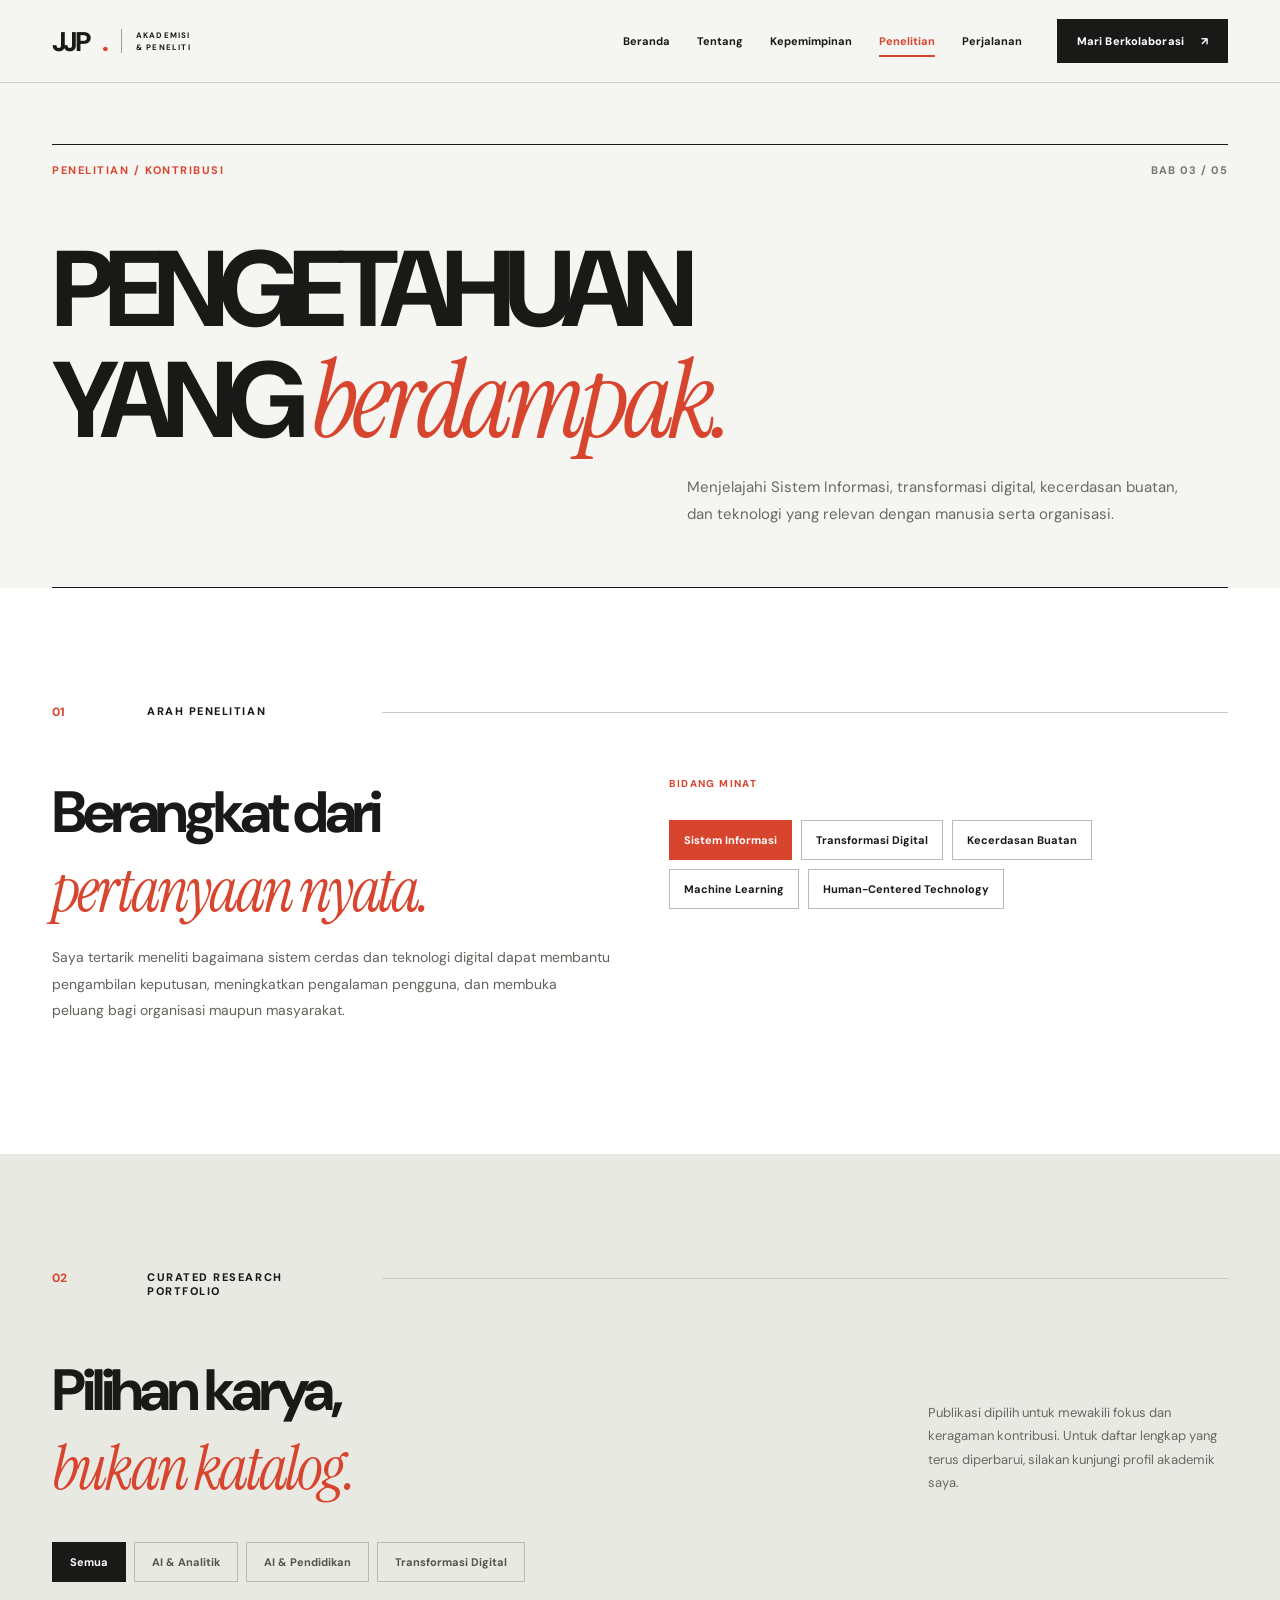
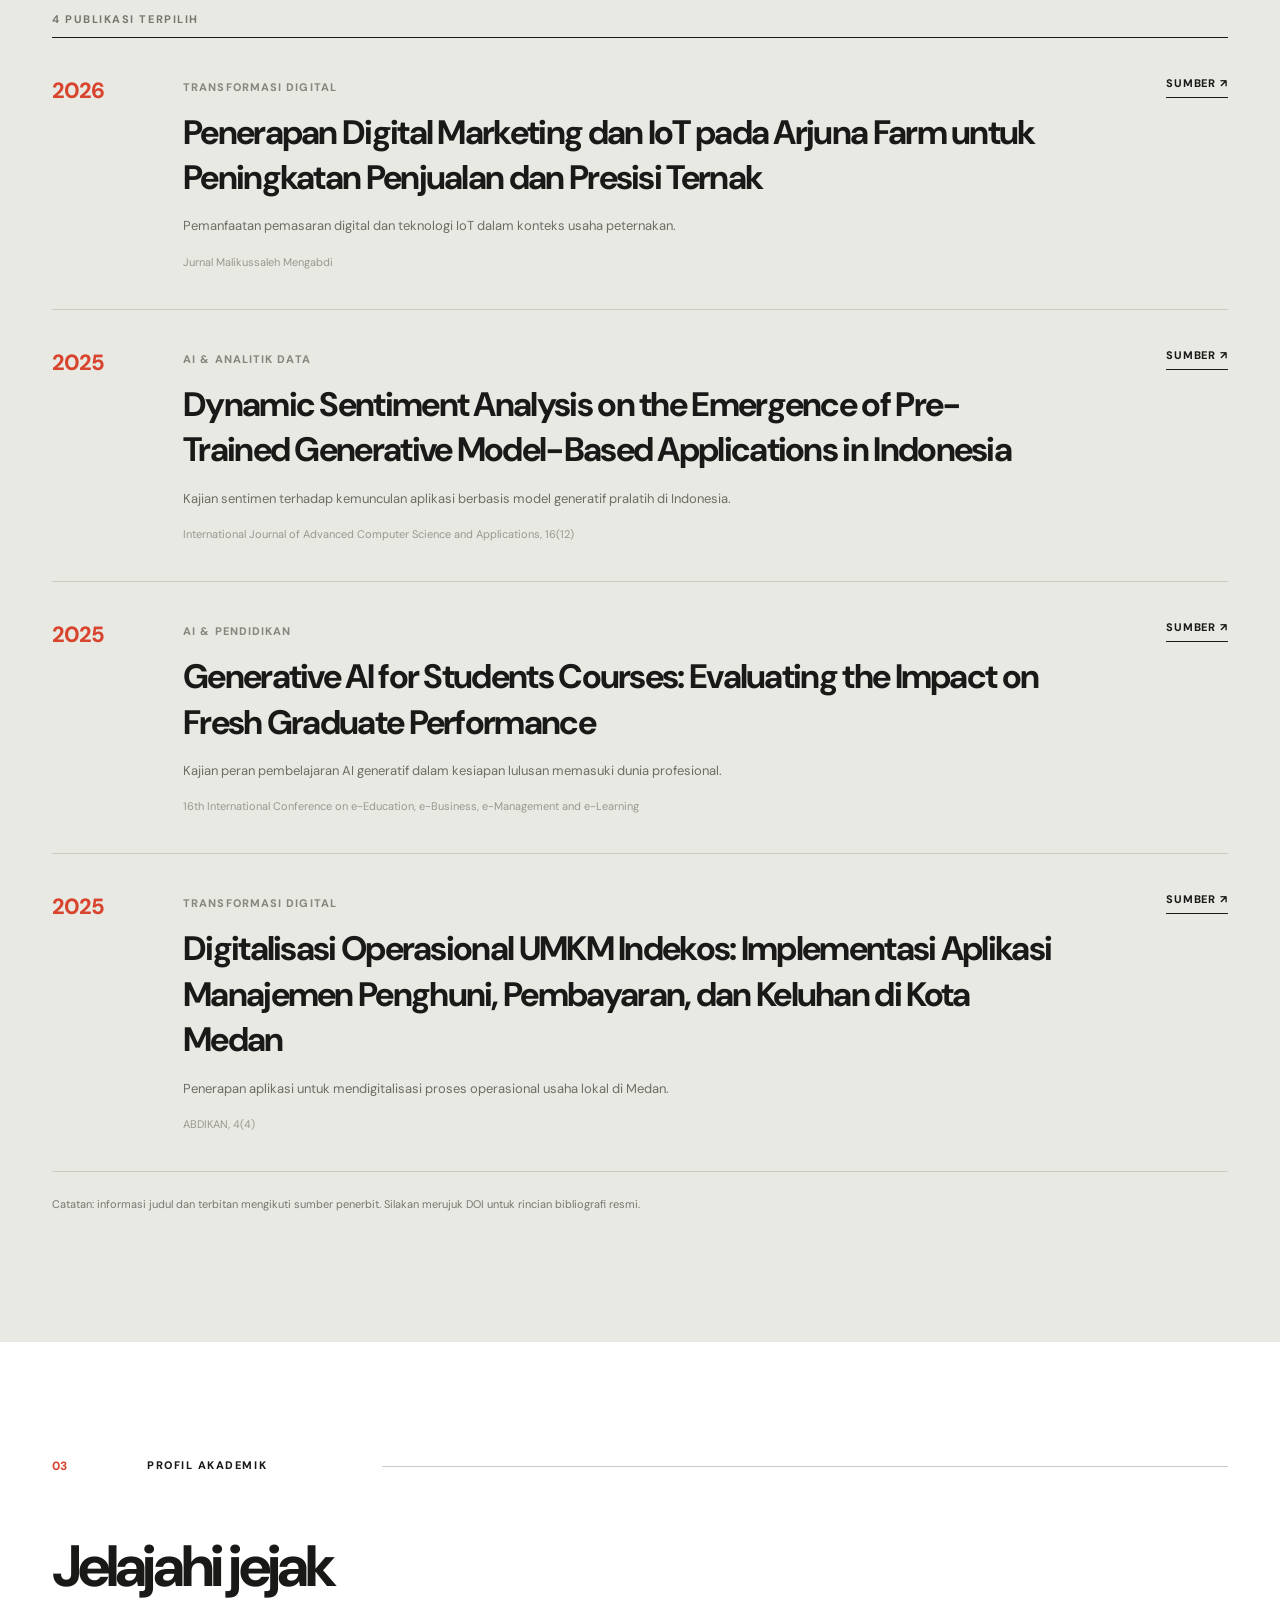
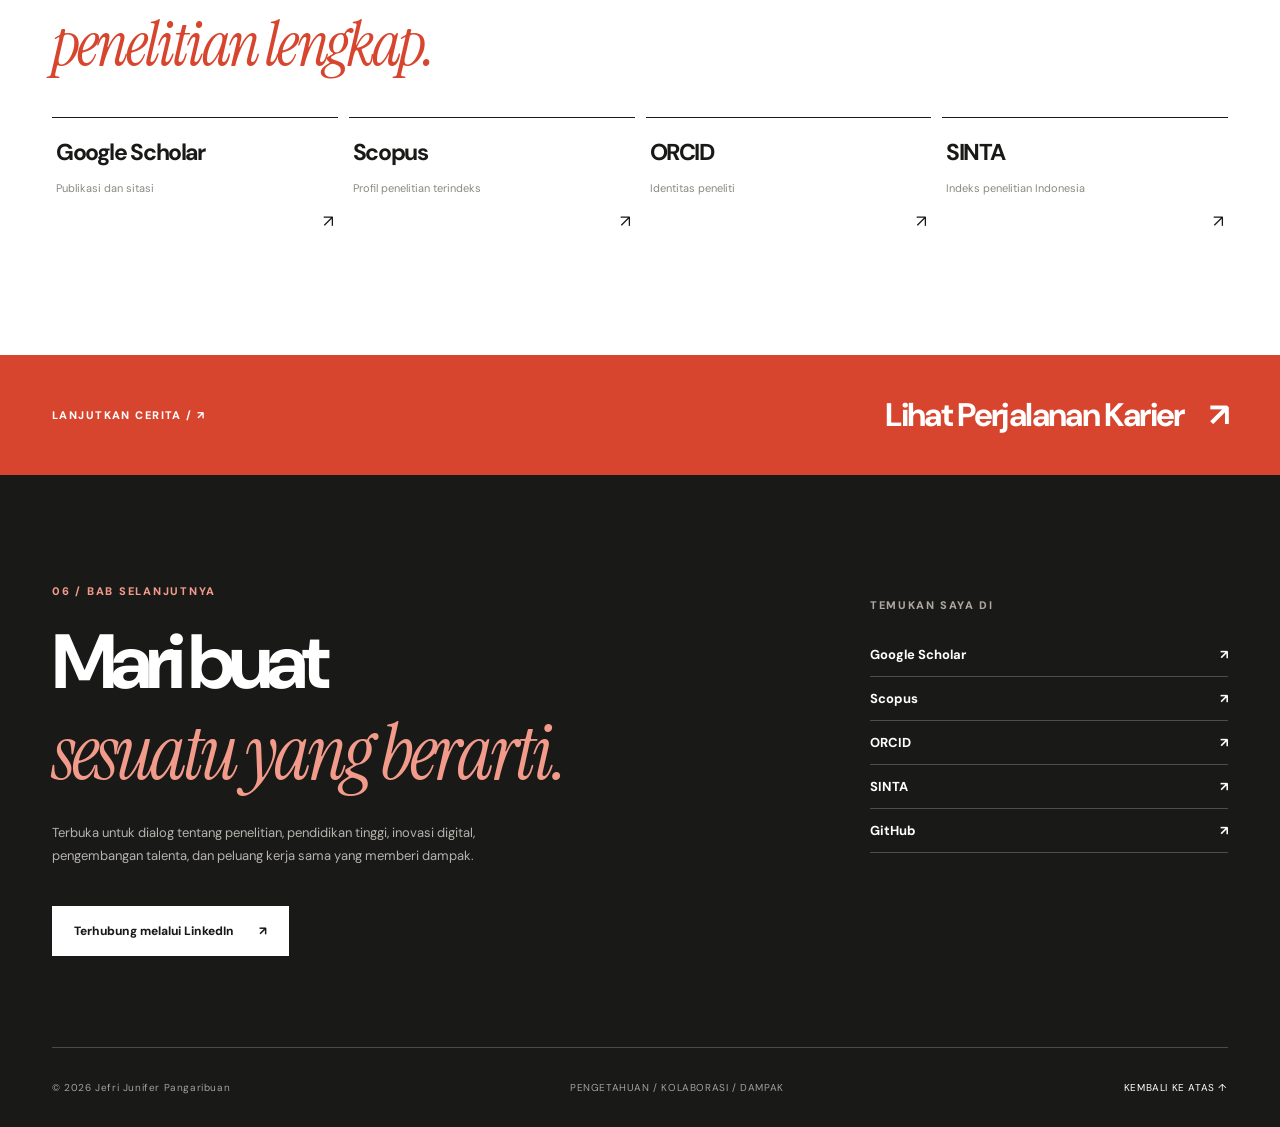
<file: penelitian/index.html>
<!doctype html><html lang="id"><head><meta charset="utf-8"><meta name="viewport" content="width=device-width,initial-scale=1"><meta name="theme-color" content="#f5f5f2"><meta name="description" content="Publikasi terkurasi dan arah penelitian dalam Sistem Informasi, kecerdasan buatan, dan transformasi digital."><meta name="author" content="Jefri Junifer Pangaribuan"><link rel="canonical" href="https://jefrijuniferp.vercel.app/penelitian/"><link rel="icon" href="/favicon.svg" type="image/svg+xml"><link rel="preconnect" href="https://fonts.googleapis.com"><link rel="preconnect" href="https://fonts.gstatic.com" crossorigin><link rel="preload" href="/assets/jefri-junifer-pangaribuan.webp" as="image" type="image/webp"><link rel="stylesheet" href="/assets/site.css"><meta property="og:type" content="website"><meta property="og:locale" content="id_ID"><meta property="og:title" content="Penelitian | Jefri Junifer Pangaribuan"><meta property="og:description" content="Publikasi terkurasi dan arah penelitian dalam Sistem Informasi, kecerdasan buatan, dan transformasi digital."><meta property="og:url" content="https://jefrijuniferp.vercel.app/penelitian/"><meta property="og:image" content="https://jefrijuniferp.vercel.app/assets/jefri-junifer-pangaribuan.webp"><title>Penelitian | Jefri Junifer Pangaribuan</title></head><body id="atas"><div id="progress" aria-hidden="true"></div><a class="skip" href="#konten">Lewati navigasi</a><header class="header"><div class="wrap header__inside"><a href="/" aria-label="Jefri Junifer Pangaribuan, beranda" class="brand">JJP<i>.</i> <small>AKADEMISI<br>& PENELITI</small></a><nav class="nav" aria-label="Navigasi utama"><a href="/" class="" >Beranda</a><a href="/tentang/" class="" >Tentang</a><a href="/kepemimpinan/" class="" >Kepemimpinan</a><a href="/penelitian/" class="active" aria-current="page">Penelitian</a><a href="/perjalanan/" class="" >Perjalanan</a></nav><a class="header__cta" href="/kolaborasi/">Mari Berkolaborasi <span aria-hidden="true">↗</span></a><button type="button" class="menu-button" aria-controls="mobile-nav" aria-expanded="false" aria-label="Buka navigasi">☰</button></div><nav id="mobile-nav" class="mobile-nav" aria-label="Navigasi seluler"><a href="/">Beranda<span aria-hidden="true">↗</span></a><a href="/tentang/">Tentang<span aria-hidden="true">↗</span></a><a href="/kepemimpinan/">Kepemimpinan<span aria-hidden="true">↗</span></a><a href="/penelitian/">Penelitian<span aria-hidden="true">↗</span></a><a href="/perjalanan/">Perjalanan<span aria-hidden="true">↗</span></a><a href="/kolaborasi/">Kolaborasi<span aria-hidden="true">↗</span></a></nav></header><main id="konten"><section class="page-cover"><div class="wrap"><div class="page-cover__meta"><span class="smallcap red">PENELITIAN / KONTRIBUSI</span><span class="mono subtle">BAB 03 / 05</span></div><h1>PENGETAHUAN<br>YANG <em>berdampak.</em></h1><div class="page-cover__bottom"><p>Menjelajahi Sistem Informasi, transformasi digital, kecerdasan buatan, dan teknologi yang relevan dengan manusia serta organisasi.</p></div><div class="page-cover__rule"></div></div></section><section class="section section--white"><div class="wrap"><div class="section-index"><span class="number">01</span><span class="index-label">ARAH PENELITIAN</span></div><div class="topic-index"><div><h2 class="display-statement">Berangkat dari<br><em>pertanyaan nyata.</em></h2><p>Saya tertarik meneliti bagaimana sistem cerdas dan teknologi digital dapat membantu pengambilan keputusan, meningkatkan pengalaman pengguna, dan membuka peluang bagi organisasi maupun masyarakat.</p></div><div><div class="eyeline">BIDANG MINAT</div><div class="topic-tags"><span>Sistem Informasi</span><span>Transformasi Digital</span><span>Kecerdasan Buatan</span><span>Machine Learning</span><span>Human-Centered Technology</span></div></div></div></div></section><section class="section section--soft"><div class="wrap"><div class="section-index"><span class="number">02</span><span class="index-label">CURATED RESEARCH PORTFOLIO</span></div><div class="pub-heading"><h2 class="display-statement">Pilihan karya,<br><em>bukan katalog.</em></h2><p>Publikasi dipilih untuk mewakili fokus dan keragaman kontribusi. Untuk daftar lengkap yang terus diperbarui, silakan kunjungi profil akademik saya.</p></div><div class="filters" aria-label="Filter publikasi"><button class="filter" data-filter="semua" aria-pressed="true">Semua</button><button class="filter" data-filter="ai" aria-pressed="false">AI & Analitik</button><button class="filter" data-filter="pendidikan" aria-pressed="false">AI & Pendidikan</button><button class="filter" data-filter="transformasi" aria-pressed="false">Transformasi Digital</button></div><p class="subtle smallcap" data-result-count>4 publikasi terpilih</p><div class="pub-list"><article class="pub-card" data-topic="transformasi"><span class="pub-card__year">2026</span><div><span class="pub-card__tag">Transformasi Digital</span><h3>Penerapan Digital Marketing dan IoT pada Arjuna Farm untuk Peningkatan Penjualan dan Presisi Ternak</h3><p>Pemanfaatan pemasaran digital dan teknologi IoT dalam konteks usaha peternakan.</p><small>Jurnal Malikussaleh Mengabdi</small></div><a class="pub-card__link hover-arrow" href="https://doi.org/10.29103/jmm.v5i1.23033" target="_blank" rel="noopener noreferrer">Sumber <span class="arrow" aria-hidden="true">↗</span></a></article><article class="pub-card" data-topic="ai"><span class="pub-card__year">2025</span><div><span class="pub-card__tag">AI & Analitik Data</span><h3>Dynamic Sentiment Analysis on the Emergence of Pre-Trained Generative Model-Based Applications in Indonesia</h3><p>Kajian sentimen terhadap kemunculan aplikasi berbasis model generatif pralatih di Indonesia.</p><small>International Journal of Advanced Computer Science and Applications, 16(12)</small></div><a class="pub-card__link hover-arrow" href="https://doi.org/10.14569/IJACSA.2025.01612111" target="_blank" rel="noopener noreferrer">Sumber <span class="arrow" aria-hidden="true">↗</span></a></article><article class="pub-card" data-topic="pendidikan"><span class="pub-card__year">2025</span><div><span class="pub-card__tag">AI & Pendidikan</span><h3>Generative AI for Students Courses: Evaluating the Impact on Fresh Graduate Performance</h3><p>Kajian peran pembelajaran AI generatif dalam kesiapan lulusan memasuki dunia profesional.</p><small>16th International Conference on e-Education, e-Business, e-Management and e-Learning</small></div><a class="pub-card__link hover-arrow" href="https://doi.org/10.1109/IC4e65071.2025.11075401" target="_blank" rel="noopener noreferrer">Sumber <span class="arrow" aria-hidden="true">↗</span></a></article><article class="pub-card" data-topic="transformasi"><span class="pub-card__year">2025</span><div><span class="pub-card__tag">Transformasi Digital</span><h3>Digitalisasi Operasional UMKM Indekos: Implementasi Aplikasi Manajemen Penghuni, Pembayaran, dan Keluhan di Kota Medan</h3><p>Penerapan aplikasi untuk mendigitalisasi proses operasional usaha lokal di Medan.</p><small>ABDIKAN, 4(4)</small></div><a class="pub-card__link hover-arrow" href="https://doi.org/10.55123/abdikan.v4i4.6655" target="_blank" rel="noopener noreferrer">Sumber <span class="arrow" aria-hidden="true">↗</span></a></article></div><p class="subtle" style="font-size:11px;line-height:1.8;margin-top:23px">Catatan: informasi judul dan terbitan mengikuti sumber penerbit. Silakan merujuk DOI untuk rincian bibliografi resmi.</p></div></section><section class="section section--white"><div class="wrap"><div class="section-index"><span class="number">03</span><span class="index-label">PROFIL AKADEMIK</span></div><h2 class="display-statement">Jelajahi jejak<br><em>penelitian lengkap.</em></h2><div class="profile-links"><a class="profile-link hover-arrow" href="https://scholar.google.com/citations?hl=id&user=h7iSvjMAAAAJ&view_op=list_works&sortby=pubdate" target="_blank" rel="noopener noreferrer"><strong>Google Scholar</strong><small>Publikasi dan sitasi</small><span aria-hidden="true" class="arrow">↗</span></a><a class="profile-link hover-arrow" href="https://www.scopus.com/authid/detail.uri?authorId=57213221087" target="_blank" rel="noopener noreferrer"><strong>Scopus</strong><small>Profil penelitian terindeks</small><span aria-hidden="true" class="arrow">↗</span></a><a class="profile-link hover-arrow" href="https://orcid.org/0000-0001-5508-0763" target="_blank" rel="noopener noreferrer"><strong>ORCID</strong><small>Identitas peneliti</small><span aria-hidden="true" class="arrow">↗</span></a><a class="profile-link hover-arrow" href="https://sinta.kemdiktisaintek.go.id/authors/profile/6118877" target="_blank" rel="noopener noreferrer"><strong>SINTA</strong><small>Indeks penelitian Indonesia</small><span aria-hidden="true" class="arrow">↗</span></a></div></div></section><aside class="next"><div class="wrap next__inside"><span>LANJUTKAN CERITA / ↗</span><a class="hover-arrow" href="/perjalanan/">Lihat Perjalanan Karier <span class="arrow" aria-hidden="true">↗</span></a></div></aside></main><footer class="footer" id="kontak"><div class="wrap footer__top"><div><span class="label" style="color:#f39b8b">06 / BAB SELANJUTNYA</span><h2>Mari buat<br><em>sesuatu yang berarti.</em></h2><p>Terbuka untuk dialog tentang penelitian, pendidikan tinggi, inovasi digital, pengembangan talenta, dan peluang kerja sama yang memberi dampak.</p><a class="footer__cta hover-arrow" href="https://www.linkedin.com/in/jefrijunifer" target="_blank" rel="noopener noreferrer">Terhubung melalui LinkedIn <span aria-hidden="true" class="arrow">↗</span></a></div><div class="footer__social"><span>TEMUKAN SAYA DI</span><a class=" hover-arrow" href="https://scholar.google.com/citations?hl=id&amp;user=h7iSvjMAAAAJ&amp;view_op=list_works&amp;sortby=pubdate" target="_blank" rel="noopener noreferrer">Google Scholar <span aria-hidden="true" class="arrow">↗</span></a><a class=" hover-arrow" href="https://www.scopus.com/authid/detail.uri?authorId=57213221087" target="_blank" rel="noopener noreferrer">Scopus <span aria-hidden="true" class="arrow">↗</span></a><a class=" hover-arrow" href="https://orcid.org/0000-0001-5508-0763" target="_blank" rel="noopener noreferrer">ORCID <span aria-hidden="true" class="arrow">↗</span></a><a class=" hover-arrow" href="https://sinta.kemdiktisaintek.go.id/authors/profile/6118877" target="_blank" rel="noopener noreferrer">SINTA <span aria-hidden="true" class="arrow">↗</span></a><a class=" hover-arrow" href="https://github.com/jefrijunifer" target="_blank" rel="noopener noreferrer">GitHub <span aria-hidden="true" class="arrow">↗</span></a></div></div><div class="wrap footer__bottom"><span>© 2026 Jefri Junifer Pangaribuan</span><span>PENGETAHUAN / KOLABORASI / DAMPAK</span><a href="#atas">KEMBALI KE ATAS ↑</a></div></footer><script src="/assets/site.js" defer></script></body></html>
</file>
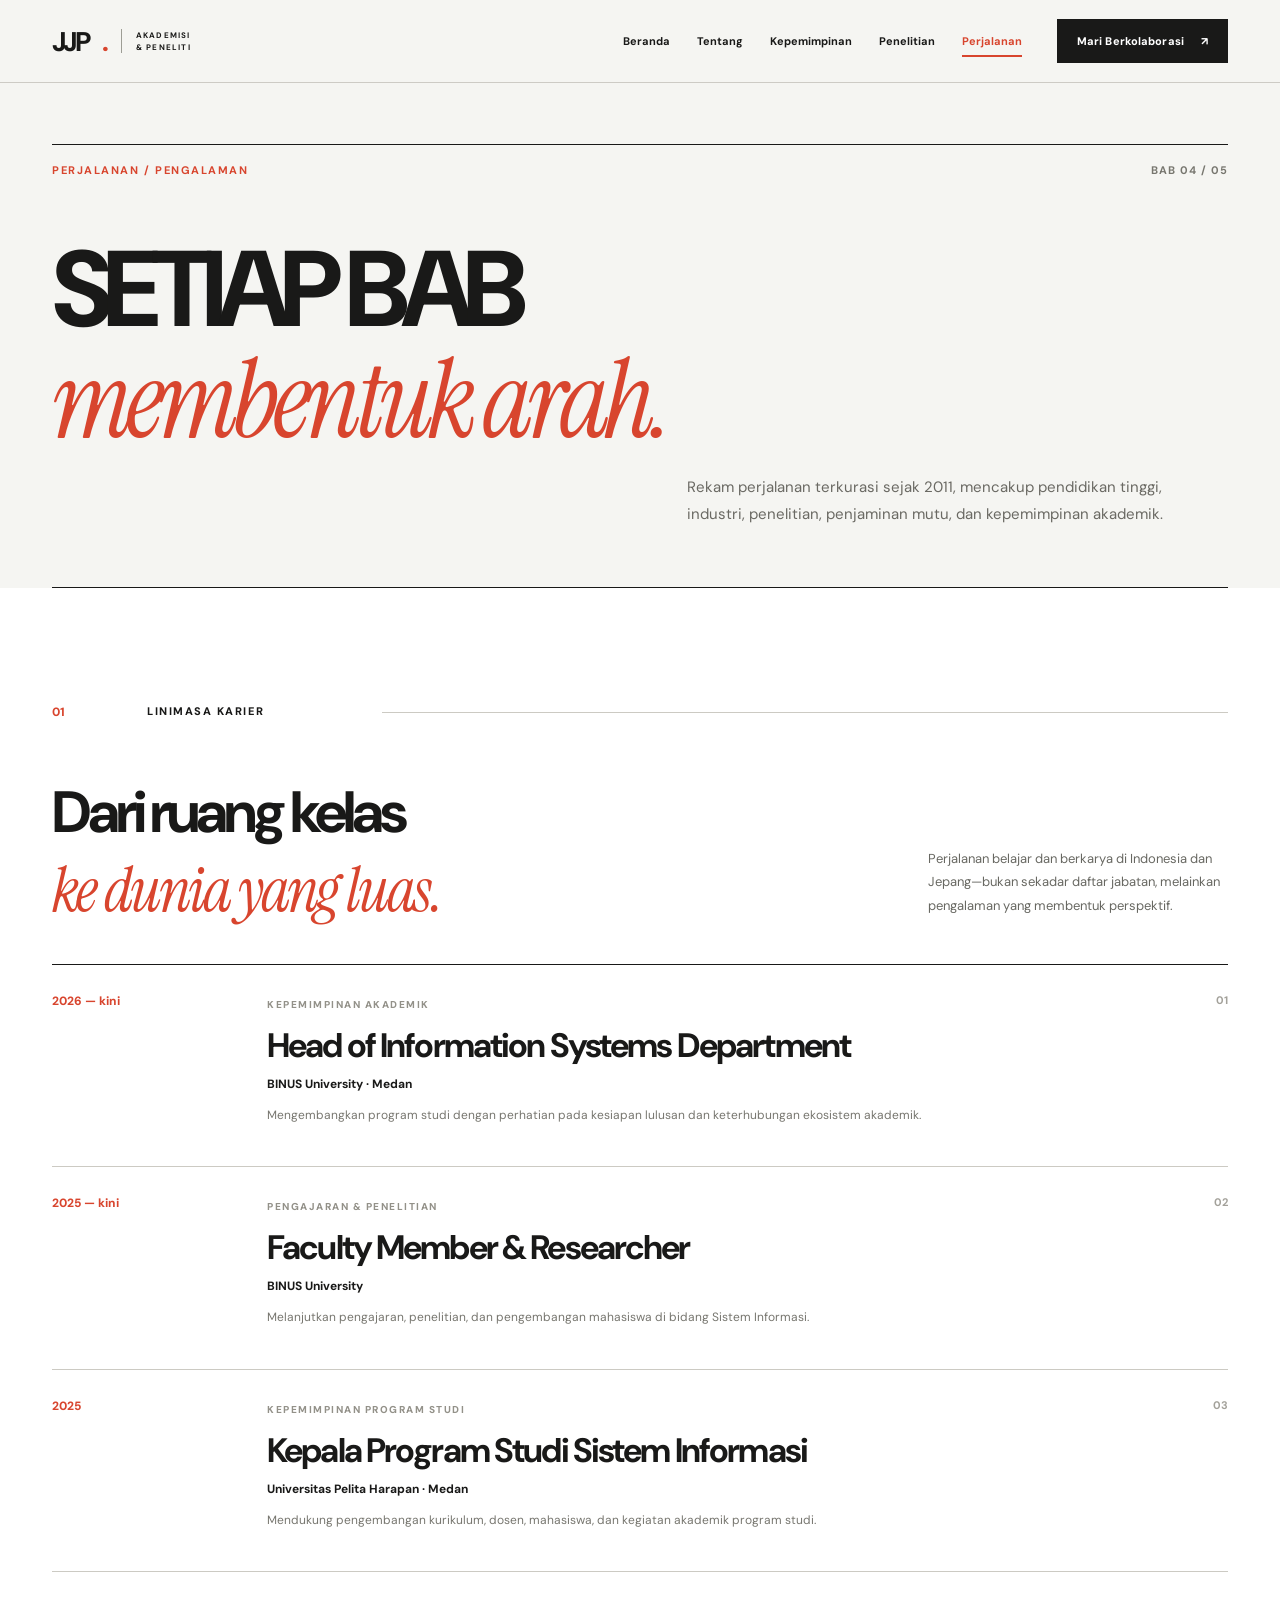
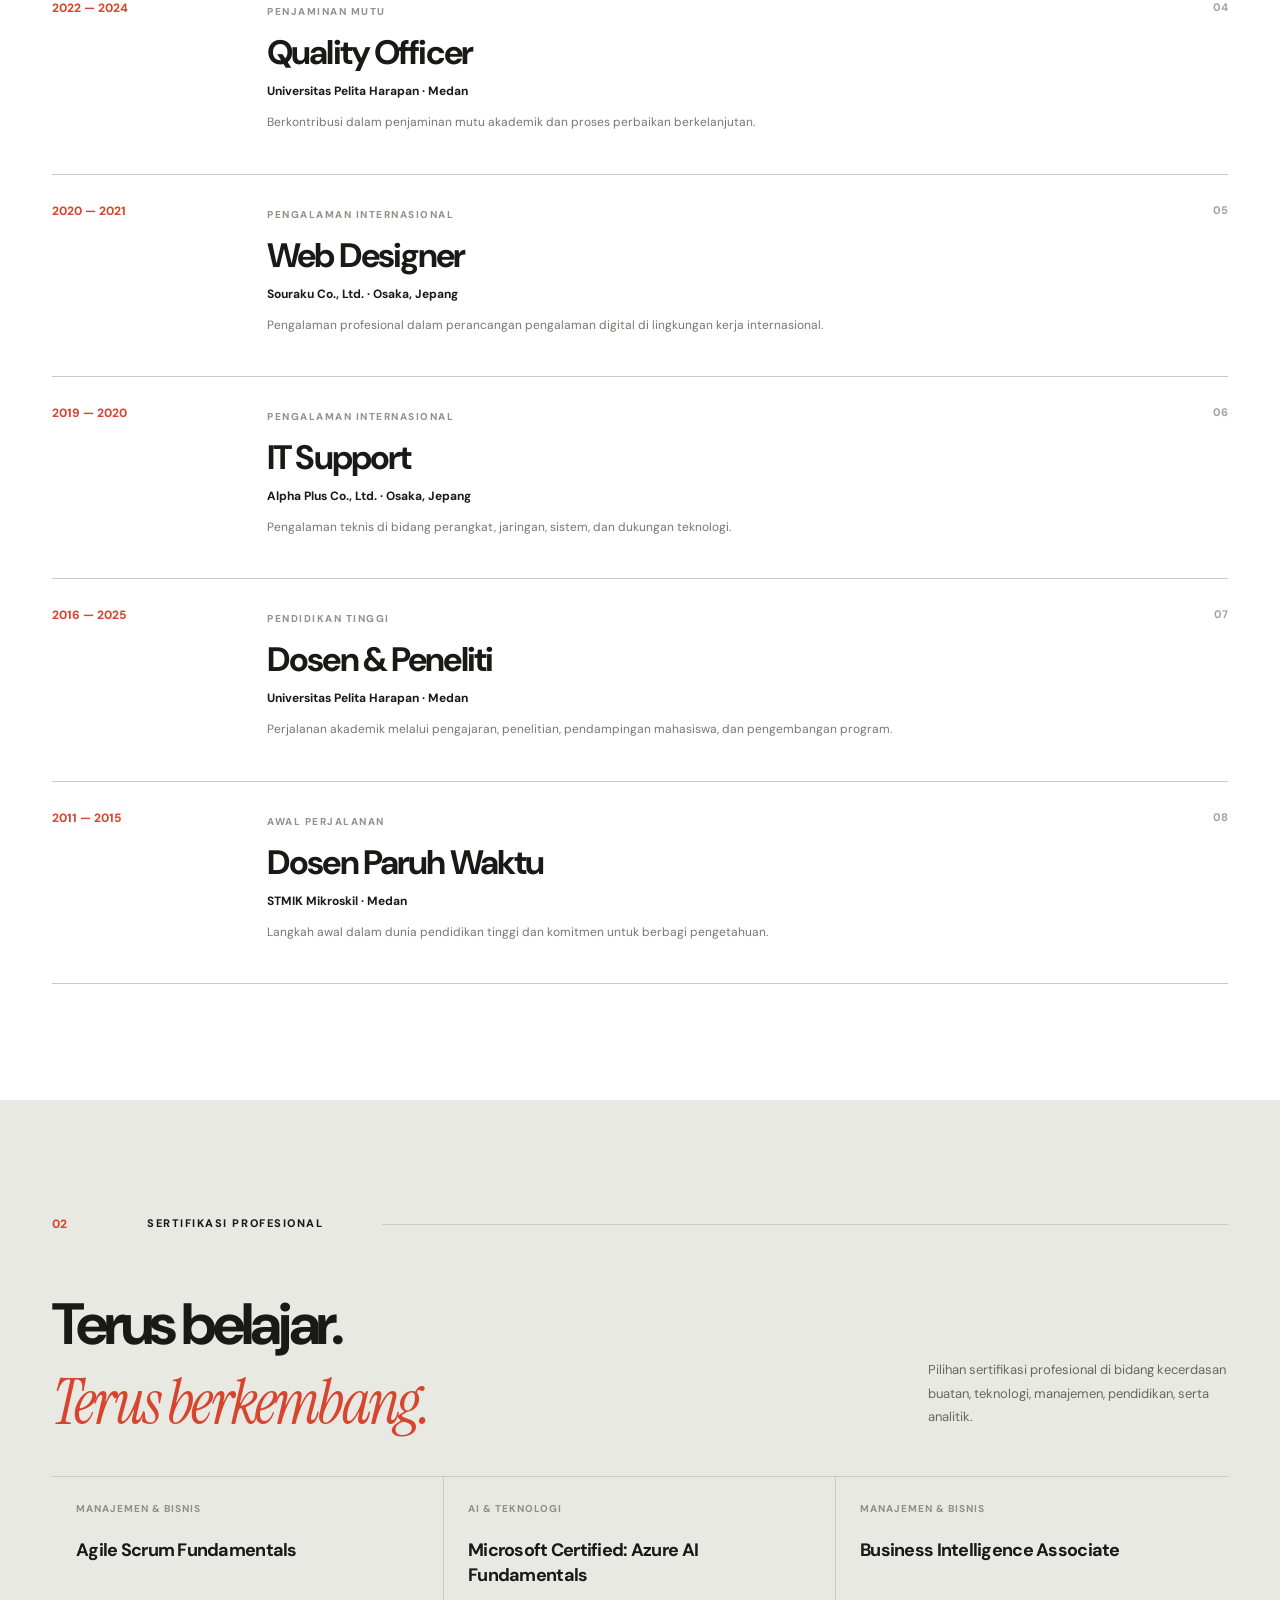
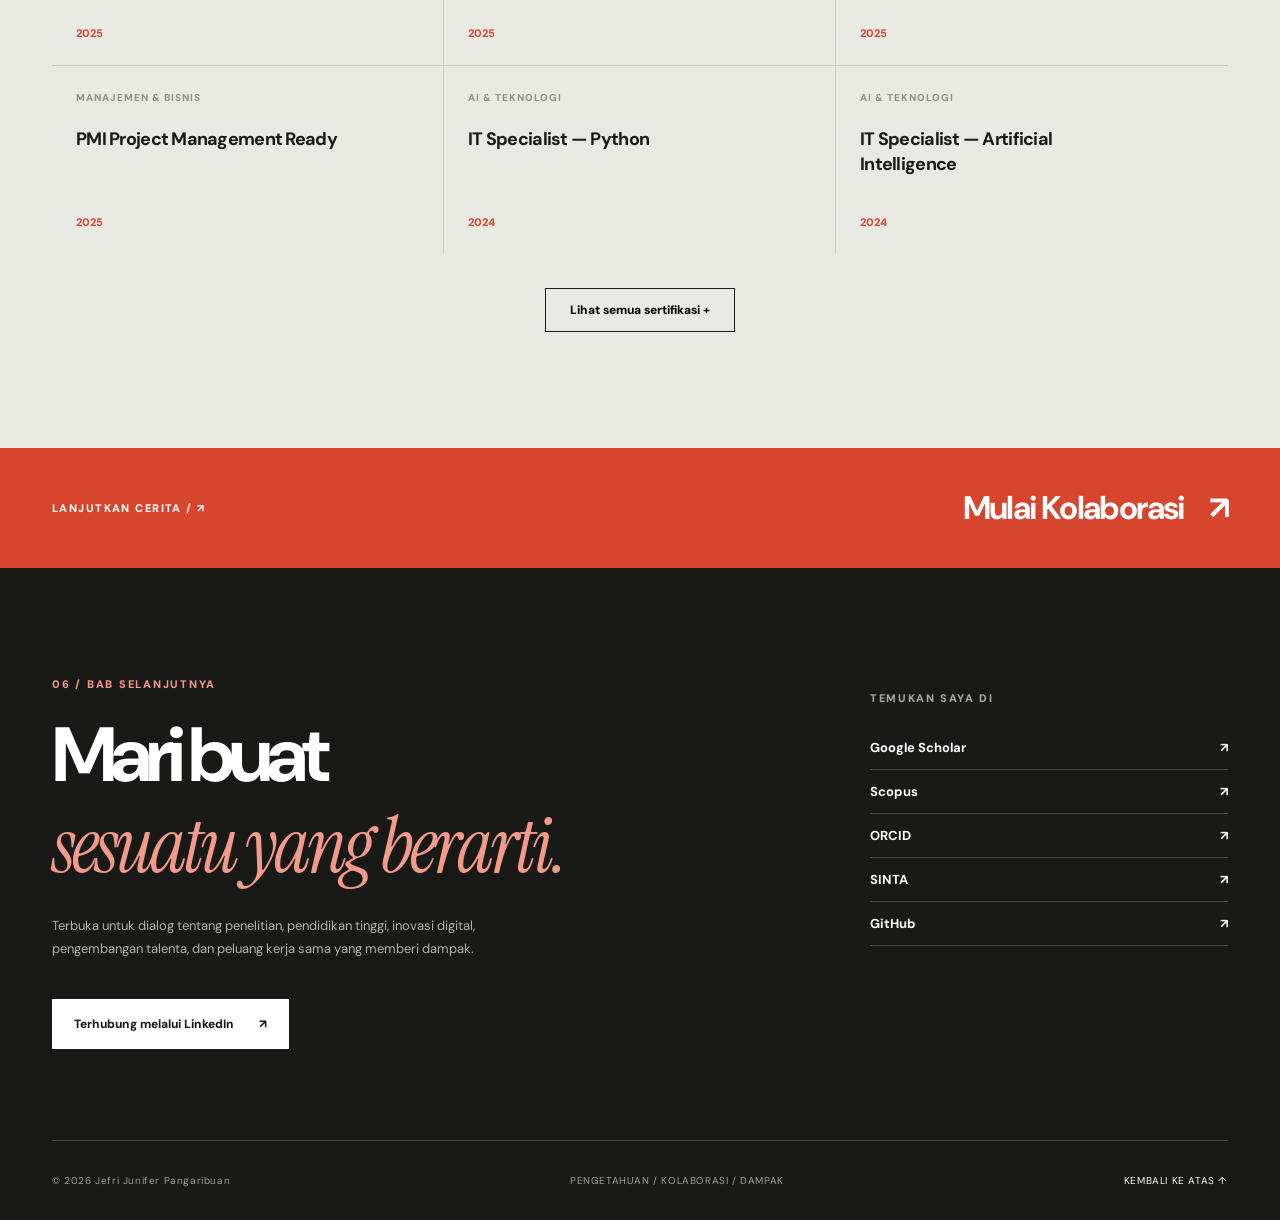
<file: perjalanan/index.html>
<!doctype html><html lang="id"><head><meta charset="utf-8"><meta name="viewport" content="width=device-width,initial-scale=1"><meta name="theme-color" content="#f5f5f2"><meta name="description" content="Perjalanan akademik dan profesional sejak 2011, termasuk pengalaman di Jepang dan sertifikasi."><meta name="author" content="Jefri Junifer Pangaribuan"><link rel="canonical" href="https://jefrijuniferp.vercel.app/perjalanan/"><link rel="icon" href="/favicon.svg" type="image/svg+xml"><link rel="preconnect" href="https://fonts.googleapis.com"><link rel="preconnect" href="https://fonts.gstatic.com" crossorigin><link rel="preload" href="/assets/jefri-junifer-pangaribuan.webp" as="image" type="image/webp"><link rel="stylesheet" href="/assets/site.css"><meta property="og:type" content="website"><meta property="og:locale" content="id_ID"><meta property="og:title" content="Perjalanan Karier | Jefri Junifer Pangaribuan"><meta property="og:description" content="Perjalanan akademik dan profesional sejak 2011, termasuk pengalaman di Jepang dan sertifikasi."><meta property="og:url" content="https://jefrijuniferp.vercel.app/perjalanan/"><meta property="og:image" content="https://jefrijuniferp.vercel.app/assets/jefri-junifer-pangaribuan.webp"><title>Perjalanan Karier | Jefri Junifer Pangaribuan</title></head><body id="atas"><div id="progress" aria-hidden="true"></div><a class="skip" href="#konten">Lewati navigasi</a><header class="header"><div class="wrap header__inside"><a href="/" aria-label="Jefri Junifer Pangaribuan, beranda" class="brand">JJP<i>.</i> <small>AKADEMISI<br>& PENELITI</small></a><nav class="nav" aria-label="Navigasi utama"><a href="/" class="" >Beranda</a><a href="/tentang/" class="" >Tentang</a><a href="/kepemimpinan/" class="" >Kepemimpinan</a><a href="/penelitian/" class="" >Penelitian</a><a href="/perjalanan/" class="active" aria-current="page">Perjalanan</a></nav><a class="header__cta" href="/kolaborasi/">Mari Berkolaborasi <span aria-hidden="true">↗</span></a><button type="button" class="menu-button" aria-controls="mobile-nav" aria-expanded="false" aria-label="Buka navigasi">☰</button></div><nav id="mobile-nav" class="mobile-nav" aria-label="Navigasi seluler"><a href="/">Beranda<span aria-hidden="true">↗</span></a><a href="/tentang/">Tentang<span aria-hidden="true">↗</span></a><a href="/kepemimpinan/">Kepemimpinan<span aria-hidden="true">↗</span></a><a href="/penelitian/">Penelitian<span aria-hidden="true">↗</span></a><a href="/perjalanan/">Perjalanan<span aria-hidden="true">↗</span></a><a href="/kolaborasi/">Kolaborasi<span aria-hidden="true">↗</span></a></nav></header><main id="konten"><section class="page-cover"><div class="wrap"><div class="page-cover__meta"><span class="smallcap red">PERJALANAN / PENGALAMAN</span><span class="mono subtle">BAB 04 / 05</span></div><h1>SETIAP BAB<br><em>membentuk arah.</em></h1><div class="page-cover__bottom"><p>Rekam perjalanan terkurasi sejak 2011, mencakup pendidikan tinggi, industri, penelitian, penjaminan mutu, dan kepemimpinan akademik.</p></div><div class="page-cover__rule"></div></div></section><section class="section section--white"><div class="wrap"><div class="section-index"><span class="number">01</span><span class="index-label">LINIMASA KARIER</span></div><div class="pub-heading"><h2 class="display-statement">Dari ruang kelas<br><em>ke dunia yang luas.</em></h2><p>Perjalanan belajar dan berkarya di Indonesia dan Jepang—bukan sekadar daftar jabatan, melainkan pengalaman yang membentuk perspektif.</p></div><div class="career"><div class="career__row"><span class="career__year">2026 — kini</span><div><span class="career__kind">Kepemimpinan akademik</span><h3>Head of Information Systems Department</h3><span class="career__place">BINUS University · Medan</span><p>Mengembangkan program studi dengan perhatian pada kesiapan lulusan dan keterhubungan ekosistem akademik.</p></div><span class="career__no">01</span></div><div class="career__row"><span class="career__year">2025 — kini</span><div><span class="career__kind">Pengajaran & penelitian</span><h3>Faculty Member &amp; Researcher</h3><span class="career__place">BINUS University</span><p>Melanjutkan pengajaran, penelitian, dan pengembangan mahasiswa di bidang Sistem Informasi.</p></div><span class="career__no">02</span></div><div class="career__row"><span class="career__year">2025</span><div><span class="career__kind">Kepemimpinan program studi</span><h3>Kepala Program Studi Sistem Informasi</h3><span class="career__place">Universitas Pelita Harapan · Medan</span><p>Mendukung pengembangan kurikulum, dosen, mahasiswa, dan kegiatan akademik program studi.</p></div><span class="career__no">03</span></div><div class="career__row"><span class="career__year">2022 — 2024</span><div><span class="career__kind">Penjaminan mutu</span><h3>Quality Officer</h3><span class="career__place">Universitas Pelita Harapan · Medan</span><p>Berkontribusi dalam penjaminan mutu akademik dan proses perbaikan berkelanjutan.</p></div><span class="career__no">04</span></div><div class="career__row"><span class="career__year">2020 — 2021</span><div><span class="career__kind">Pengalaman internasional</span><h3>Web Designer</h3><span class="career__place">Souraku Co., Ltd. · Osaka, Jepang</span><p>Pengalaman profesional dalam perancangan pengalaman digital di lingkungan kerja internasional.</p></div><span class="career__no">05</span></div><div class="career__row"><span class="career__year">2019 — 2020</span><div><span class="career__kind">Pengalaman internasional</span><h3>IT Support</h3><span class="career__place">Alpha Plus Co., Ltd. · Osaka, Jepang</span><p>Pengalaman teknis di bidang perangkat, jaringan, sistem, dan dukungan teknologi.</p></div><span class="career__no">06</span></div><div class="career__row"><span class="career__year">2016 — 2025</span><div><span class="career__kind">Pendidikan tinggi</span><h3>Dosen &amp; Peneliti</h3><span class="career__place">Universitas Pelita Harapan · Medan</span><p>Perjalanan akademik melalui pengajaran, penelitian, pendampingan mahasiswa, dan pengembangan program.</p></div><span class="career__no">07</span></div><div class="career__row"><span class="career__year">2011 — 2015</span><div><span class="career__kind">Awal perjalanan</span><h3>Dosen Paruh Waktu</h3><span class="career__place">STMIK Mikroskil · Medan</span><p>Langkah awal dalam dunia pendidikan tinggi dan komitmen untuk berbagi pengetahuan.</p></div><span class="career__no">08</span></div></div></div></section><section class="section section--soft"><div class="wrap"><div class="section-index"><span class="number">02</span><span class="index-label">SERTIFIKASI PROFESIONAL</span></div><div class="pub-heading"><h2 class="display-statement">Terus belajar.<br><em>Terus berkembang.</em></h2><p>Pilihan sertifikasi profesional di bidang kecerdasan buatan, teknologi, manajemen, pendidikan, serta analitik.</p></div><div class="credentials"><article class="credential " ><div class="credential__top">Manajemen & Bisnis</div><h3>Agile Scrum Fundamentals</h3><time>2025</time></article><article class="credential " ><div class="credential__top">AI & Teknologi</div><h3>Microsoft Certified: Azure AI Fundamentals</h3><time>2025</time></article><article class="credential " ><div class="credential__top">Manajemen & Bisnis</div><h3>Business Intelligence Associate</h3><time>2025</time></article><article class="credential " ><div class="credential__top">Manajemen & Bisnis</div><h3>PMI Project Management Ready</h3><time>2025</time></article><article class="credential " ><div class="credential__top">AI & Teknologi</div><h3>IT Specialist — Python</h3><time>2024</time></article><article class="credential " ><div class="credential__top">AI & Teknologi</div><h3>IT Specialist — Artificial Intelligence</h3><time>2024</time></article><article class="credential is-hidden" style="display:none"><div class="credential__top">Pendidikan & Produktivitas</div><h3>Microsoft Office Specialist — Word Associate</h3><time>2024</time></article><article class="credential is-hidden" style="display:none"><div class="credential__top">AI & Teknologi</div><h3>IT Specialist — Computational Thinking</h3><time>2023</time></article><article class="credential is-hidden" style="display:none"><div class="credential__top">Pendidikan & Produktivitas</div><h3>Microsoft Office Specialist — Excel Associate</h3><time>2023</time></article><article class="credential is-hidden" style="display:none"><div class="credential__top">Pendidikan & Produktivitas</div><h3>Microsoft Certified Educator</h3><time>2023</time></article><article class="credential is-hidden" style="display:none"><div class="credential__top">Manajemen & Bisnis</div><h3>Certified in Risk Management</h3><time>2022</time></article><article class="credential is-hidden" style="display:none"><div class="credential__top">Pendidikan & Produktivitas</div><h3>National Lecturer Certification</h3><time>2020</time></article></div><button type="button" class="more-button" data-show-more aria-expanded="false">Lihat semua sertifikasi +</button></div></section><aside class="next"><div class="wrap next__inside"><span>LANJUTKAN CERITA / ↗</span><a class="hover-arrow" href="/kolaborasi/">Mulai Kolaborasi <span class="arrow" aria-hidden="true">↗</span></a></div></aside></main><footer class="footer" id="kontak"><div class="wrap footer__top"><div><span class="label" style="color:#f39b8b">06 / BAB SELANJUTNYA</span><h2>Mari buat<br><em>sesuatu yang berarti.</em></h2><p>Terbuka untuk dialog tentang penelitian, pendidikan tinggi, inovasi digital, pengembangan talenta, dan peluang kerja sama yang memberi dampak.</p><a class="footer__cta hover-arrow" href="https://www.linkedin.com/in/jefrijunifer" target="_blank" rel="noopener noreferrer">Terhubung melalui LinkedIn <span aria-hidden="true" class="arrow">↗</span></a></div><div class="footer__social"><span>TEMUKAN SAYA DI</span><a class=" hover-arrow" href="https://scholar.google.com/citations?hl=id&amp;user=h7iSvjMAAAAJ&amp;view_op=list_works&amp;sortby=pubdate" target="_blank" rel="noopener noreferrer">Google Scholar <span aria-hidden="true" class="arrow">↗</span></a><a class=" hover-arrow" href="https://www.scopus.com/authid/detail.uri?authorId=57213221087" target="_blank" rel="noopener noreferrer">Scopus <span aria-hidden="true" class="arrow">↗</span></a><a class=" hover-arrow" href="https://orcid.org/0000-0001-5508-0763" target="_blank" rel="noopener noreferrer">ORCID <span aria-hidden="true" class="arrow">↗</span></a><a class=" hover-arrow" href="https://sinta.kemdiktisaintek.go.id/authors/profile/6118877" target="_blank" rel="noopener noreferrer">SINTA <span aria-hidden="true" class="arrow">↗</span></a><a class=" hover-arrow" href="https://github.com/jefrijunifer" target="_blank" rel="noopener noreferrer">GitHub <span aria-hidden="true" class="arrow">↗</span></a></div></div><div class="wrap footer__bottom"><span>© 2026 Jefri Junifer Pangaribuan</span><span>PENGETAHUAN / KOLABORASI / DAMPAK</span><a href="#atas">KEMBALI KE ATAS ↑</a></div></footer><script src="/assets/site.js" defer></script></body></html>
</file>
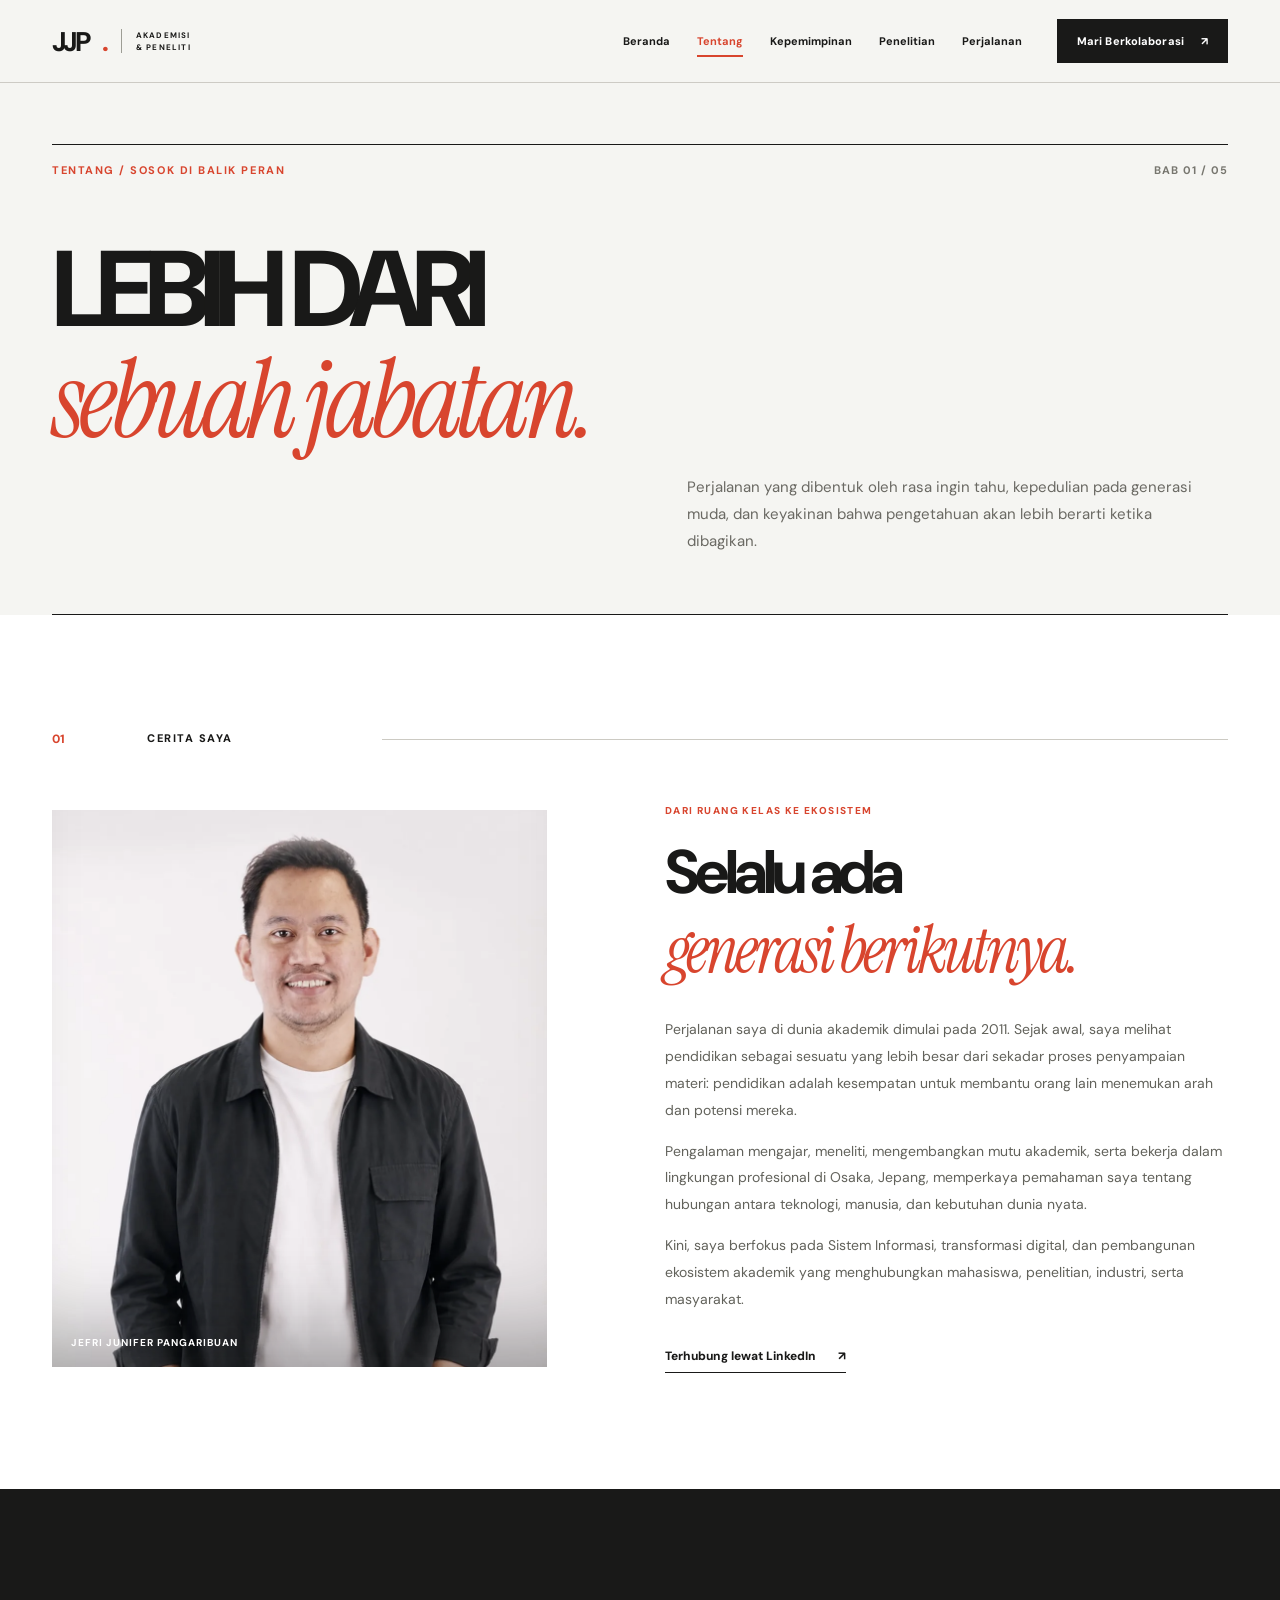
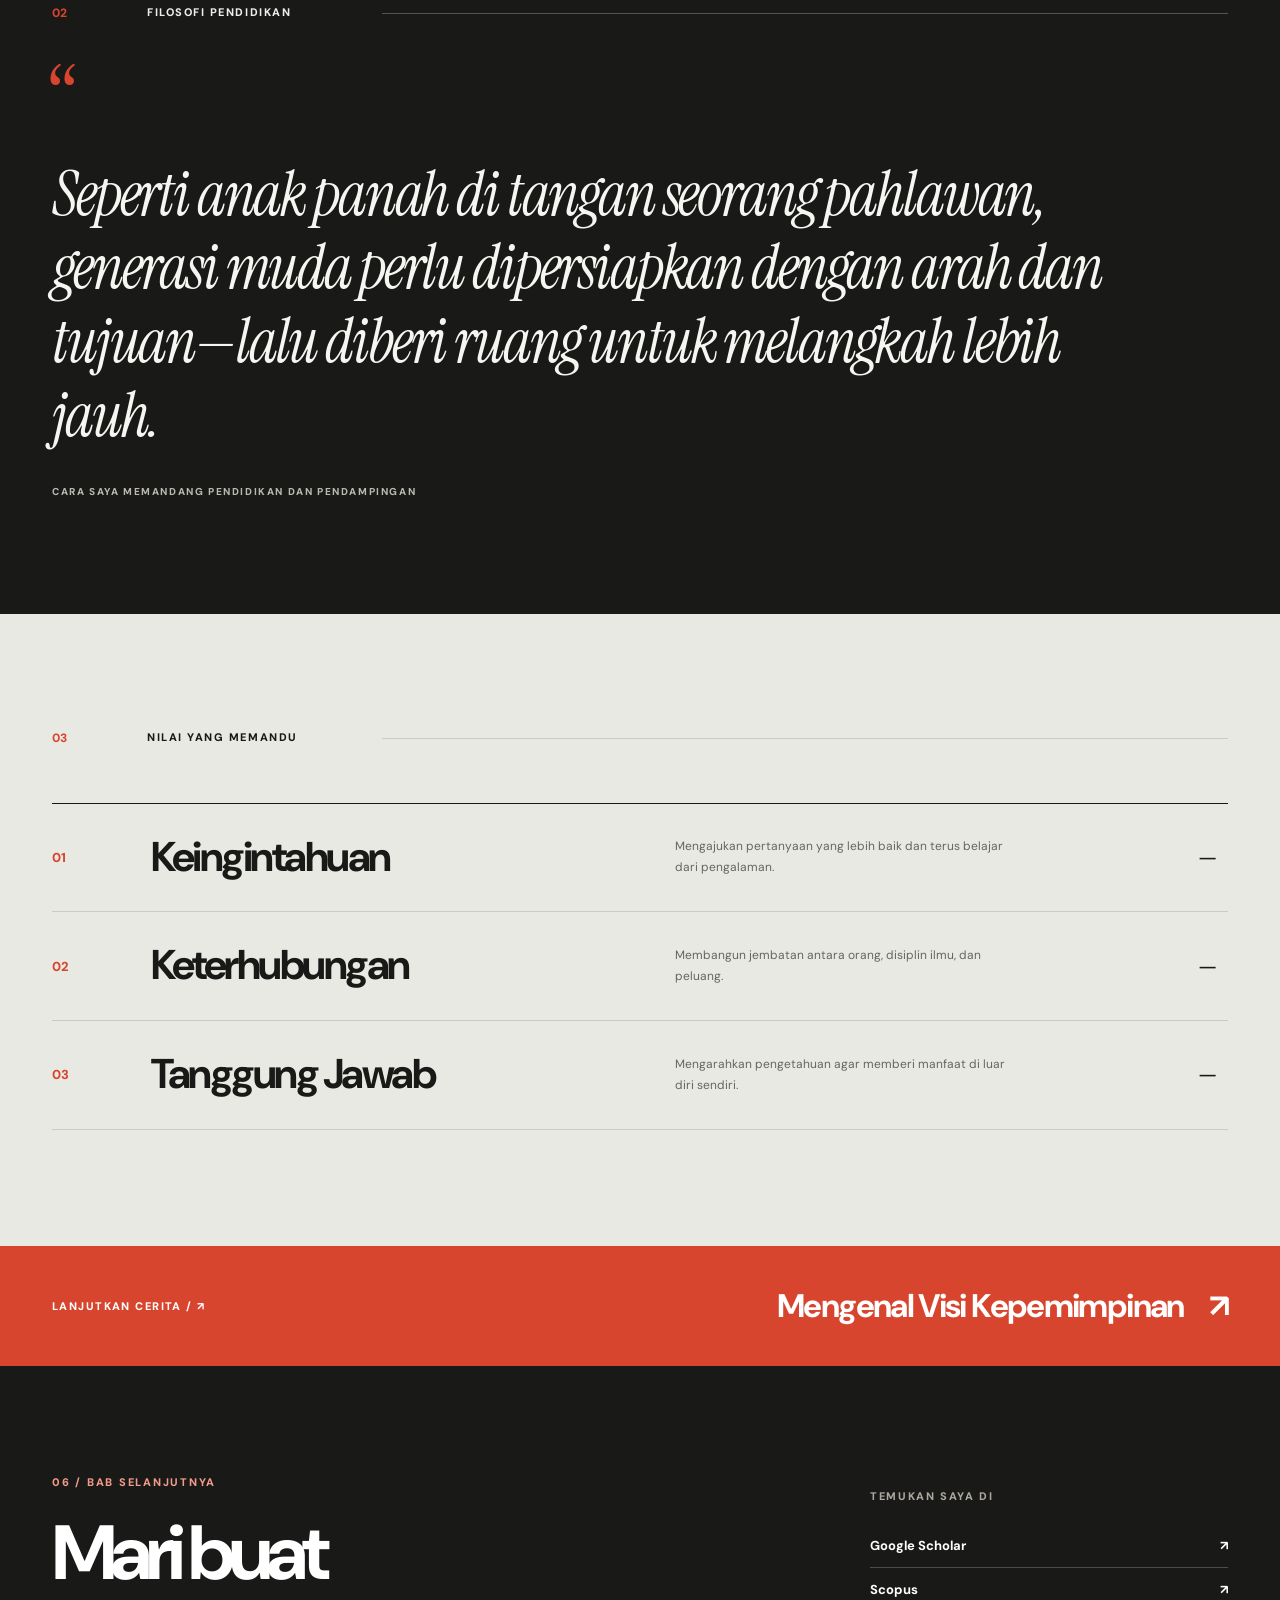
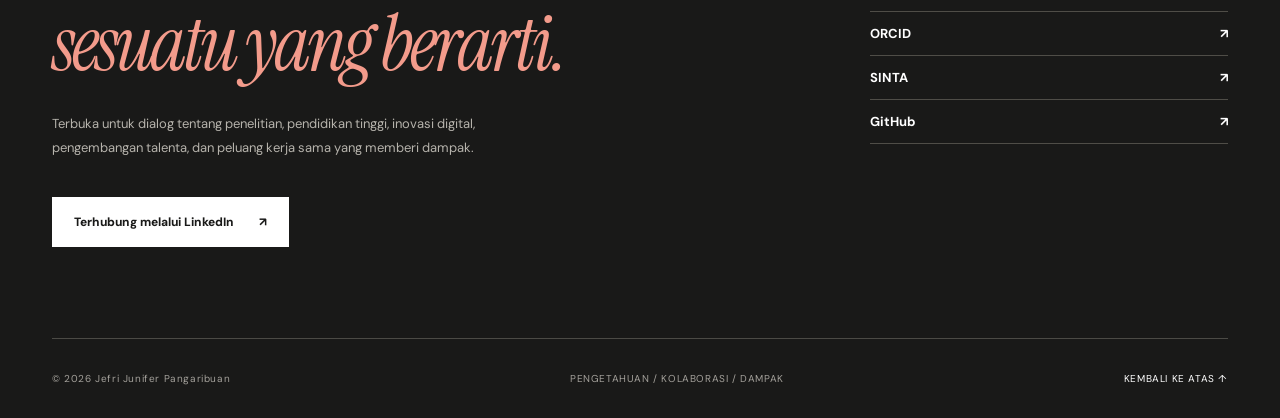
<file: tentang/index.html>
<!doctype html><html lang="id"><head><meta charset="utf-8"><meta name="viewport" content="width=device-width,initial-scale=1"><meta name="theme-color" content="#f5f5f2"><meta name="description" content="Kenali perjalanan, nilai, dan filosofi pendidikan Jefri Junifer Pangaribuan."><meta name="author" content="Jefri Junifer Pangaribuan"><link rel="canonical" href="https://jefrijuniferp.vercel.app/tentang/"><link rel="icon" href="/favicon.svg" type="image/svg+xml"><link rel="preconnect" href="https://fonts.googleapis.com"><link rel="preconnect" href="https://fonts.gstatic.com" crossorigin><link rel="preload" href="/assets/jefri-junifer-pangaribuan.webp" as="image" type="image/webp"><link rel="stylesheet" href="/assets/site.css"><meta property="og:type" content="website"><meta property="og:locale" content="id_ID"><meta property="og:title" content="Tentang Saya | Jefri Junifer Pangaribuan"><meta property="og:description" content="Kenali perjalanan, nilai, dan filosofi pendidikan Jefri Junifer Pangaribuan."><meta property="og:url" content="https://jefrijuniferp.vercel.app/tentang/"><meta property="og:image" content="https://jefrijuniferp.vercel.app/assets/jefri-junifer-pangaribuan.webp"><title>Tentang Saya | Jefri Junifer Pangaribuan</title></head><body id="atas"><div id="progress" aria-hidden="true"></div><a class="skip" href="#konten">Lewati navigasi</a><header class="header"><div class="wrap header__inside"><a href="/" aria-label="Jefri Junifer Pangaribuan, beranda" class="brand">JJP<i>.</i> <small>AKADEMISI<br>& PENELITI</small></a><nav class="nav" aria-label="Navigasi utama"><a href="/" class="" >Beranda</a><a href="/tentang/" class="active" aria-current="page">Tentang</a><a href="/kepemimpinan/" class="" >Kepemimpinan</a><a href="/penelitian/" class="" >Penelitian</a><a href="/perjalanan/" class="" >Perjalanan</a></nav><a class="header__cta" href="/kolaborasi/">Mari Berkolaborasi <span aria-hidden="true">↗</span></a><button type="button" class="menu-button" aria-controls="mobile-nav" aria-expanded="false" aria-label="Buka navigasi">☰</button></div><nav id="mobile-nav" class="mobile-nav" aria-label="Navigasi seluler"><a href="/">Beranda<span aria-hidden="true">↗</span></a><a href="/tentang/">Tentang<span aria-hidden="true">↗</span></a><a href="/kepemimpinan/">Kepemimpinan<span aria-hidden="true">↗</span></a><a href="/penelitian/">Penelitian<span aria-hidden="true">↗</span></a><a href="/perjalanan/">Perjalanan<span aria-hidden="true">↗</span></a><a href="/kolaborasi/">Kolaborasi<span aria-hidden="true">↗</span></a></nav></header><main id="konten"><section class="page-cover"><div class="wrap"><div class="page-cover__meta"><span class="smallcap red">TENTANG / SOSOK DI BALIK PERAN</span><span class="mono subtle">BAB 01 / 05</span></div><h1>LEBIH DARI<br><em>sebuah jabatan.</em></h1><div class="page-cover__bottom"><p>Perjalanan yang dibentuk oleh rasa ingin tahu, kepedulian pada generasi muda, dan keyakinan bahwa pengetahuan akan lebih berarti ketika dibagikan.</p></div><div class="page-cover__rule"></div></div></section><section class="section section--white"><div class="wrap"><div class="section-index"><span class="number">01</span><span class="index-label">CERITA SAYA</span></div><div class="profile-grid"><figure class="profile-photo reveal"><img src="/assets/jefri-junifer-pangaribuan.webp" alt="Potret Jefri Junifer Pangaribuan" loading="lazy" width="1000" height="1500"><figcaption>JEFRI JUNIFER PANGARIBUAN</figcaption></figure><div class="profile-copy reveal"><div class="eyeline">DARI RUANG KELAS KE EKOSISTEM</div><h2>Selalu ada<br><em>generasi berikutnya.</em></h2><p>Perjalanan saya di dunia akademik dimulai pada 2011. Sejak awal, saya melihat pendidikan sebagai sesuatu yang lebih besar dari sekadar proses penyampaian materi: pendidikan adalah kesempatan untuk membantu orang lain menemukan arah dan potensi mereka.</p><p>Pengalaman mengajar, meneliti, mengembangkan mutu akademik, serta bekerja dalam lingkungan profesional di Osaka, Jepang, memperkaya pemahaman saya tentang hubungan antara teknologi, manusia, dan kebutuhan dunia nyata.</p><p>Kini, saya berfokus pada Sistem Informasi, transformasi digital, dan pembangunan ekosistem akademik yang menghubungkan mahasiswa, penelitian, industri, serta masyarakat.</p><a class="text-action hover-arrow" href="https://www.linkedin.com/in/jefrijunifer" target="_blank" rel="noopener noreferrer">Terhubung lewat LinkedIn <span aria-hidden="true" class="arrow">↗</span></a></div></div></div></section><section class="section section--dark"><div class="wrap"><div class="section-index"><span class="number">02</span><span class="index-label">FILOSOFI PENDIDIKAN</span></div><div class="quote-block reveal"><div class="quote-symbol" aria-hidden="true">“</div><blockquote>Seperti anak panah di tangan seorang pahlawan, generasi muda perlu dipersiapkan dengan arah dan tujuan—lalu diberi ruang untuk melangkah lebih jauh.</blockquote><div class="quote-by">CARA SAYA MEMANDANG PENDIDIKAN DAN PENDAMPINGAN</div></div></div></section><section class="section section--soft"><div class="wrap"><div class="section-index"><span class="number">03</span><span class="index-label">NILAI YANG MEMANDU</span></div><div class="pillars"><div class="pillar"><span class="pillar__num">01</span><h3>Keingintahuan</h3><p>Mengajukan pertanyaan yang lebih baik dan terus belajar dari pengalaman.</p><span class="pillar__arrow" aria-hidden="true">—</span></div><div class="pillar"><span class="pillar__num">02</span><h3>Keterhubungan</h3><p>Membangun jembatan antara orang, disiplin ilmu, dan peluang.</p><span class="pillar__arrow" aria-hidden="true">—</span></div><div class="pillar"><span class="pillar__num">03</span><h3>Tanggung Jawab</h3><p>Mengarahkan pengetahuan agar memberi manfaat di luar diri sendiri.</p><span class="pillar__arrow" aria-hidden="true">—</span></div></div></div></section><aside class="next"><div class="wrap next__inside"><span>LANJUTKAN CERITA / ↗</span><a class="hover-arrow" href="/kepemimpinan/">Mengenal Visi Kepemimpinan <span class="arrow" aria-hidden="true">↗</span></a></div></aside></main><footer class="footer" id="kontak"><div class="wrap footer__top"><div><span class="label" style="color:#f39b8b">06 / BAB SELANJUTNYA</span><h2>Mari buat<br><em>sesuatu yang berarti.</em></h2><p>Terbuka untuk dialog tentang penelitian, pendidikan tinggi, inovasi digital, pengembangan talenta, dan peluang kerja sama yang memberi dampak.</p><a class="footer__cta hover-arrow" href="https://www.linkedin.com/in/jefrijunifer" target="_blank" rel="noopener noreferrer">Terhubung melalui LinkedIn <span aria-hidden="true" class="arrow">↗</span></a></div><div class="footer__social"><span>TEMUKAN SAYA DI</span><a class=" hover-arrow" href="https://scholar.google.com/citations?hl=id&amp;user=h7iSvjMAAAAJ&amp;view_op=list_works&amp;sortby=pubdate" target="_blank" rel="noopener noreferrer">Google Scholar <span aria-hidden="true" class="arrow">↗</span></a><a class=" hover-arrow" href="https://www.scopus.com/authid/detail.uri?authorId=57213221087" target="_blank" rel="noopener noreferrer">Scopus <span aria-hidden="true" class="arrow">↗</span></a><a class=" hover-arrow" href="https://orcid.org/0000-0001-5508-0763" target="_blank" rel="noopener noreferrer">ORCID <span aria-hidden="true" class="arrow">↗</span></a><a class=" hover-arrow" href="https://sinta.kemdiktisaintek.go.id/authors/profile/6118877" target="_blank" rel="noopener noreferrer">SINTA <span aria-hidden="true" class="arrow">↗</span></a><a class=" hover-arrow" href="https://github.com/jefrijunifer" target="_blank" rel="noopener noreferrer">GitHub <span aria-hidden="true" class="arrow">↗</span></a></div></div><div class="wrap footer__bottom"><span>© 2026 Jefri Junifer Pangaribuan</span><span>PENGETAHUAN / KOLABORASI / DAMPAK</span><a href="#atas">KEMBALI KE ATAS ↑</a></div></footer><script src="/assets/site.js" defer></script></body></html>
</file>
<file: assets/site.css>
@import url('https://fonts.googleapis.com/css2?family=DM+Sans:wght@400;500;600;700;800&family=Instrument+Serif:ital@0;1&display=swap');
:root{--paper:#f5f5f2;--white:#fff;--ink:#191918;--muted:#77766f;--line:#cccac3;--red:#d8452e;--soft:#e9e9e4;--font:'DM Sans',Arial,sans-serif;--serif:'Instrument Serif',Georgia,serif}
*{box-sizing:border-box}html{scroll-behavior:smooth}body{margin:0;background:var(--paper);color:var(--ink);font-family:var(--font);-webkit-font-smoothing:antialiased;font-size:15px}a{color:inherit;text-decoration:none}button{font:inherit}button,a{-webkit-tap-highlight-color:transparent}button:focus-visible,a:focus-visible{outline:2px solid var(--red);outline-offset:4px}::selection{background:var(--red);color:#fff}.skip{position:absolute;left:-9999px;top:10px;z-index:500;padding:12px;background:#fff}.skip:focus{left:15px}.wrap{width:min(100% - 104px,1360px);margin-inline:auto}.red{color:var(--red)}.serif{font-family:var(--serif);font-weight:400;letter-spacing:-.035em}.italic{font-style:italic}.smallcap{font-size:11px;text-transform:uppercase;letter-spacing:.14em;font-weight:700}.mono{font-size:11px;font-weight:700;letter-spacing:.09em}.subtle{color:var(--muted)}.line{height:1px;background:var(--line)}.arrow{display:inline-block;transition:transform .25s}.hover-arrow:hover .arrow{transform:translate(3px,-3px)}.label{font-size:11px;letter-spacing:.16em;text-transform:uppercase;font-weight:800}.border-top{border-top:1px solid var(--line)}.border-bottom{border-bottom:1px solid var(--line)}
#progress{position:fixed;height:3px;width:0;top:0;left:0;background:var(--red);z-index:101;pointer-events:none}.header{position:sticky;top:0;z-index:100;background:rgba(245,245,242,.94);backdrop-filter:blur(16px);border-bottom:1px solid #cdcbc5}.header__inside{display:flex;align-items:center;height:82px;gap:35px}.brand{font-size:27px;font-weight:800;letter-spacing:-.095em;line-height:1;white-space:nowrap;display:inline-flex;align-items:center;gap:14px}.brand i{font-style:normal;color:var(--red)}.brand small{font-size:8px;text-transform:uppercase;letter-spacing:.15em;line-height:1.5;font-weight:700;border-left:1px solid #9d9d95;padding-left:14px}.nav{display:flex;align-items:center;gap:27px;margin-left:auto}.nav a{font-size:11px;font-weight:700;position:relative;padding:28px 0}.nav a:after{content:'';position:absolute;bottom:19px;left:0;width:0;height:2px;background:var(--red);transition:width .25s}.nav a.active:after,.nav a:hover:after{width:100%}.nav a.active{color:var(--red)}.header__cta{font-size:11px;font-weight:800;letter-spacing:.01em;border:1px solid var(--ink);background:var(--ink);color:white;padding:14px 19px;white-space:nowrap;display:flex;gap:17px;align-items:center;transition:background .2s}.header__cta:hover{background:var(--red);border-color:var(--red)}.menu-button{display:none;background:none;border:0;padding:8px;cursor:pointer;font-size:25px}.mobile-nav{display:none}
main{min-height:54vh}.hero{position:relative;overflow:hidden}.hero__meta{padding:24px 0 19px;display:flex;justify-content:space-between;align-items:center;border-bottom:1px solid var(--ink)}.hero__grid{display:grid;grid-template-columns:minmax(0,1.14fr) minmax(0,.86fr);gap:5%;padding:54px 0 50px;align-items:stretch;min-height:640px}.hero__copy{display:flex;flex-direction:column;align-items:flex-start;justify-content:space-between;padding-top:14px}.hero__sup{display:flex;gap:13px;align-items:center;font-size:11px;text-transform:uppercase;letter-spacing:.13em;font-weight:800}.hero__sup:before{content:'';width:8px;height:8px;background:var(--red);border-radius:50%}.hero h1{font-size:clamp(64px,7.4vw,124px);line-height:.94;font-weight:800;letter-spacing:-.092em;margin:35px -60px 12px 0;text-transform:uppercase;position:relative;z-index:2}.hero h1 span{display:block}.hero__serif{font-size:clamp(43px,5.1vw,85px);line-height:1.06;max-width:650px;margin:14px -40px 17px 0;position:relative;z-index:2}.hero__serif em{color:var(--red);font-style:italic}.hero__bottom{display:grid;grid-template-columns:1fr auto;align-items:end;gap:20px;margin-top:28px;width:100%}.hero__description{max-width:420px;color:#55554f;line-height:1.85;font-size:13px}.text-action{display:inline-flex;align-items:center;gap:22px;border-bottom:1px solid var(--ink);padding-bottom:8px;font-size:12px;font-weight:800;white-space:nowrap}.text-action:hover{color:var(--red);border-color:var(--red)}.hero__figure{margin:0;min-height:490px;position:relative;overflow:hidden;background:#e3e0dc}.hero__figure img{display:block;width:100%;height:100%;position:absolute;inset:0;object-fit:cover;object-position:center 21%;filter:saturate(.82)}.hero__figure:after{content:'';position:absolute;inset:0;background:linear-gradient(0deg,rgba(12,12,10,.56),transparent 26%);pointer-events:none}.hero__figlabel{position:absolute;bottom:19px;left:22px;right:22px;z-index:2;color:#fff;display:flex;justify-content:space-between;align-items:center;font-size:10px;font-weight:700;letter-spacing:.07em}.hero__mark{position:absolute;top:21px;right:22px;z-index:2;background:var(--red);color:#fff;width:60px;height:60px;display:grid;place-items:center;font-size:30px;font-family:var(--serif);font-style:italic}.hero__foot{display:flex;align-items:center;justify-content:space-between;border-top:1px solid var(--ink);padding:19px 0 22px}.hero__foot a{font-size:10px;font-weight:800;letter-spacing:.12em;display:flex;gap:12px;align-items:center}.hero__foot a:hover{color:var(--red)}.hero__foot span{font-size:10px;letter-spacing:.14em}
.section{padding:116px 0}.section--white{background:#fff}.section--soft{background:var(--soft)}.section--dark{background:var(--ink);color:#f5f5f2}.section-index{display:grid;grid-template-columns:70px 210px 1fr;align-items:start;gap:25px;margin-bottom:57px}.section-index .number{color:var(--red);font-weight:800;font-size:12px}.section-index .index-label{font-size:11px;font-weight:800;letter-spacing:.14em;text-transform:uppercase}.section-index:after{content:'';height:1px;background:var(--line);margin-top:8px}.section--dark .section-index:after{background:#555550}.section--dark .index-label{color:#eee}.section-intro{display:grid;grid-template-columns:1.5fr .75fr;gap:8%;align-items:end}.display-statement{font-size:clamp(34px,4.55vw,72px);font-weight:700;line-height:1.23;letter-spacing:-.071em;margin:0}.display-statement em{font:italic 1.07em var(--serif);letter-spacing:-.045em;color:var(--red)}.section-intro p{font-size:14px;color:#62625b;line-height:1.85;margin:0 0 24px}.eyeline{font-weight:800;color:var(--red);letter-spacing:.14em;font-size:10px;text-transform:uppercase;margin-bottom:20px}
.profile-grid{display:grid;grid-template-columns:.88fr 1fr;gap:10%;align-items:center}.profile-photo{position:relative;aspect-ratio:4/4.5;margin:0;overflow:hidden;background:#e6e1dc}.profile-photo img{display:block;width:100%;height:100%;object-fit:cover;object-position:center 18%;filter:saturate(.78)}.profile-photo--seated img{object-position:center 12%;filter:saturate(.8)}.profile-photo:after{content:'';position:absolute;inset:0;box-shadow:inset 0 -100px 95px -75px rgba(20,20,20,.4);pointer-events:none}.profile-photo figcaption{z-index:2;position:absolute;bottom:18px;left:19px;color:white;font-size:10px;letter-spacing:.1em;font-weight:700}.profile-copy h2{font-size:clamp(38px,4.8vw,76px);line-height:1.15;letter-spacing:-.075em;font-weight:700;margin:17px 0 24px}.profile-copy h2 em{font:italic 1.05em var(--serif);letter-spacing:-.06em;color:var(--red)}.profile-copy p{max-width:560px;color:#62625b;font-size:14px;line-height:1.92}.profile-copy .text-action{margin-top:21px}
.pillars{margin-top:34px;border-top:1px solid var(--ink)}.pillar{display:grid;grid-template-columns:75px 1fr 1fr 30px;gap:24px;align-items:center;padding:31px 0;border-bottom:1px solid var(--line);transition:padding .25s,background .25s}.pillar:hover{padding-left:16px;background:rgba(216,69,46,.035)}.pillar__num{font-size:13px;color:var(--red);font-weight:800}.pillar h3{font-size:clamp(24px,3.25vw,48px);letter-spacing:-.06em;line-height:1.1;margin:0}.pillar p{font-size:12px;line-height:1.75;max-width:340px;color:#66665f;margin:0}.pillar__arrow{font-size:22px}
.pub-heading{display:grid;grid-template-columns:1fr 300px;gap:60px;align-items:end;margin-bottom:34px}.pub-heading p{color:#686862;line-height:1.8;font-size:13px}.pub-list{border-top:1px solid var(--ink)}.pub-row{display:grid;grid-template-columns:75px 1fr 225px 30px;gap:27px;align-items:start;padding:33px 0;border-bottom:1px solid var(--line);transition:padding .24s,color .2s}.pub-row:hover{padding-left:13px;color:var(--red)}.pub-row .pub-year{color:var(--red);font-size:12px;font-weight:800}.pub-row h3{font-size:clamp(19px,2.1vw,30px);letter-spacing:-.046em;line-height:1.34;margin:0 0 10px;font-weight:700;color:var(--ink)}.pub-row:hover h3{color:var(--red)}.pub-row .pub-tag{color:#75746e;font-size:10px;text-transform:uppercase;font-weight:800;letter-spacing:.1em}.pub-row .pub-venue{color:#888780;font-size:11px;line-height:1.7}.section-end{display:flex;justify-content:space-between;align-items:center;margin-top:35px;gap:30px}.section-end small{font-size:10px;letter-spacing:.1em;color:var(--muted)}
.journey-preview{display:grid;grid-template-columns:.8fr 1fr;gap:13%}.journey-preview h2{font-size:clamp(43px,5vw,74px);line-height:1.12;letter-spacing:-.07em;margin:16px 0 18px}.journey-preview h2 em{font:italic 1.05em var(--serif);color:var(--red)}.journey-preview p{line-height:1.85;color:#66665f;font-size:13px;max-width:420px}.journey-preview .text-action{margin-top:18px}.mini-timeline{border-top:1px solid var(--ink)}.mini-timeline__row{display:grid;grid-template-columns:88px 1fr;gap:26px;border-bottom:1px solid var(--line);padding:23px 0}.mini-timeline__row span{color:var(--red);font-weight:800;font-size:11px}.mini-timeline__row strong{font-weight:700;font-size:17px;letter-spacing:-.04em;display:block;margin-bottom:6px}.mini-timeline__row small{font-size:11px;color:#83827c}
.quote-block{max-width:1080px}.quote-symbol{font-family:var(--serif);font-size:93px;line-height:.6;color:var(--red)}.quote-block blockquote{font-family:var(--serif);font-style:italic;font-size:clamp(33px,4.8vw,77px);line-height:1.2;letter-spacing:-.035em;margin:24px 0 32px}.quote-block .quote-by{font-size:10px;font-weight:800;letter-spacing:.16em;text-transform:uppercase;color:#bab8b1}
.page-cover{padding:61px 0 0}.page-cover__meta{display:flex;justify-content:space-between;align-items:center;border-top:1px solid var(--ink);padding-top:18px}.page-cover h1{font-size:clamp(55px,8.4vw,137px);font-weight:800;letter-spacing:-.09em;line-height:1.03;text-transform:uppercase;margin:57px 0 18px;max-width:1100px}.page-cover h1 em{font-family:var(--serif);font-weight:400;letter-spacing:-.055em;text-transform:none;color:var(--red);font-style:italic}.page-cover__bottom{display:grid;grid-template-columns:1fr 1fr;gap:8%;align-items:end;padding:0 0 59px}.page-cover__bottom p{font-size:15px;color:#6a6963;max-width:520px;line-height:1.8;margin:0;grid-column:2}.page-cover__rule{height:1px;background:var(--ink)}
.topic-index{display:grid;grid-template-columns:1fr 1fr;gap:5%;align-items:start}.topic-index .display-statement{max-width:720px}.topic-tags{display:flex;flex-wrap:wrap;gap:9px;margin-top:30px}.topic-tags span{border:1px solid #bcbab3;padding:12px 14px;font-size:11px;font-weight:700}.topic-tags span:first-child{background:var(--red);color:white;border-color:var(--red)}.topic-index p{font-size:14px;color:#62615b;line-height:1.9}.filters{display:flex;gap:8px;flex-wrap:wrap;margin:28px 0 30px}.filter{background:transparent;border:1px solid #bdbab3;padding:12px 17px;font-weight:700;font-size:11px;color:#55554e;cursor:pointer;transition:.2s}.filter:hover,.filter[aria-pressed=true]{background:var(--ink);color:#fff;border-color:var(--ink)}.empty-state{padding:30px 0;color:var(--muted)}.pub-card{display:grid;grid-template-columns:95px 1fr auto;gap:36px;padding:38px 0;border-bottom:1px solid var(--line)}.pub-card__year{font-size:22px;font-weight:800;color:var(--red);letter-spacing:-.05em}.pub-card__tag{font-size:11px;text-transform:uppercase;letter-spacing:.1em;color:#88877f;font-weight:800}.pub-card h3{max-width:880px;font-size:clamp(23px,2.65vw,38px);letter-spacing:-.05em;line-height:1.34;margin:14px 0;font-weight:700}.pub-card p{font-size:13px;color:#6e6d66;max-width:780px;line-height:1.8}.pub-card small{font-size:11px;color:#99978e}.pub-card__link{font-size:11px;text-transform:uppercase;letter-spacing:.08em;font-weight:800;align-self:start;border-bottom:1px solid var(--ink);padding-bottom:7px;white-space:nowrap}.pub-card__link:hover{color:var(--red)}
.profile-links{display:grid;grid-template-columns:repeat(4,1fr);gap:11px;margin-top:33px}.profile-link{border-top:1px solid var(--ink);padding:19px 4px 7px;min-height:122px;display:flex;flex-direction:column;justify-content:space-between;transition:color .2s}.profile-link:hover{color:var(--red)}.profile-link strong{font-size:23px;letter-spacing:-.06em}.profile-link small{font-size:11px;color:#8a8982}.profile-link span{font-size:17px;align-self:flex-end}
.leadership-grid{display:grid;grid-template-columns:.9fr 1.1fr;gap:8%}.leadership-grid h2{font-size:clamp(38px,4.8vw,75px);line-height:1.13;letter-spacing:-.075em;margin:0}.leadership-grid h2 em{font:italic 1.05em var(--serif);color:var(--red)}.leadership-grid p{color:#66665f;font-size:14px;line-height:1.85;max-width:580px}.leadership-list{border-top:1px solid var(--ink)}.leadership-list article{padding:30px 0;border-bottom:1px solid var(--line);display:grid;grid-template-columns:58px 1fr;gap:17px}.leadership-list article>span{color:var(--red);font-weight:800;font-size:12px}.leadership-list h3{font-size:29px;letter-spacing:-.06em;margin:0 0 13px}.leadership-list p{font-size:13px;margin:0;color:#696861;line-height:1.8}.leadership-list a{text-decoration:underline;text-decoration-color:var(--red);text-underline-offset:4px}
.career{border-top:1px solid var(--ink)}.career__row{display:grid;grid-template-columns:180px 1fr 70px;gap:35px;border-bottom:1px solid var(--line);padding:28px 0}.career__year{font-size:12px;font-weight:800;color:var(--red)}.career__kind{font-size:10px;letter-spacing:.15em;text-transform:uppercase;font-weight:800;color:#939189}.career__row h3{font-size:clamp(21px,2.65vw,37px);letter-spacing:-.055em;margin:10px 0 5px}.career__place{font-size:12px;font-weight:700}.career__row p{max-width:780px;color:#77766f;line-height:1.78;font-size:12px}.career__no{color:#a3a19a;text-align:right;font-size:11px;font-weight:700}.credentials{display:grid;grid-template-columns:repeat(3,1fr);gap:0}.credential{padding:25px 24px;border-top:1px solid var(--line);border-right:1px solid var(--line);min-height:189px;display:flex;flex-direction:column}.credential:nth-child(3n){border-right:0}.credential__top{font-size:10px;text-transform:uppercase;letter-spacing:.1em;color:#918f87;font-weight:800}.credential h3{font-size:18px;letter-spacing:-.04em;line-height:1.4;font-weight:700;margin:23px 0 auto;max-width:285px}.credential time{font-size:11px;font-weight:800;color:var(--red);margin-top:19px}.credential.is-hidden{display:none}.more-button{margin:34px auto 0;display:block;border:1px solid var(--ink);background:transparent;padding:13px 24px;font-weight:800;font-size:12px;cursor:pointer}.more-button:hover{color:#fff;background:var(--ink)}
.collab-display{font-size:clamp(40px,6.7vw,106px);line-height:1.14;letter-spacing:-.074em;margin:0 0 55px;font-weight:800}.collab-display em{font:italic 1em var(--serif);color:var(--red);letter-spacing:-.04em}.collab-links{border-top:1px solid var(--ink)}.collab-link{display:flex;align-items:center;justify-content:space-between;padding:25px 0;border-bottom:1px solid var(--line);font-size:clamp(20px,2.7vw,39px);letter-spacing:-.04em;font-weight:700;transition:padding .2s,color .2s}.collab-link:hover{padding-left:14px;color:var(--red)}.collab-link small{font-size:11px;letter-spacing:.05em;color:#89877e;font-weight:700}
.next{background:var(--red);color:#fff;padding:39px 0}.next__inside{display:flex;align-items:center;justify-content:space-between;gap:40px}.next__inside>span{font-size:11px;letter-spacing:.13em;font-weight:800}.next__inside a{font-size:clamp(19px,2.55vw,37px);font-weight:700;letter-spacing:-.05em;display:flex;gap:25px;align-items:center}.next__inside a:hover{gap:32px}
.footer{background:var(--ink);color:#fff}.footer__top{display:grid;grid-template-columns:1.3fr .7fr;gap:13%;padding:105px 0 91px}.footer__top h2{font-size:clamp(51px,6vw,95px);line-height:1.06;letter-spacing:-.085em;margin:22px 0 18px}.footer__top h2 em{font:italic 1em var(--serif);letter-spacing:-.045em;color:#f39b8b}.footer__top p{font-size:13px;line-height:1.8;color:#b6b3ac;max-width:500px}.footer__cta{display:inline-flex;align-items:center;gap:25px;margin-top:25px;background:#fff;color:var(--ink);font-size:12px;font-weight:800;padding:17px 22px}.footer__cta:hover{background:var(--red);color:#fff}.footer__social{display:flex;flex-direction:column;padding-top:18px}.footer__social>span{color:#aca8a0;font-size:11px;letter-spacing:.15em;font-weight:800;margin-bottom:21px}.footer__social a{border-bottom:1px solid #4f4d47;padding:13px 0;display:flex;justify-content:space-between;font-size:13px;font-weight:700}.footer__social a:hover{color:#f39b8b}.footer__bottom{min-height:80px;border-top:1px solid #4b4a45;display:flex;align-items:center;justify-content:space-between;gap:20px;color:#a4a19b;font-size:10px;letter-spacing:.06em}.footer__bottom a{color:#fff}.footer__bottom a:hover{color:#f39b8b}
.reveal{opacity:0;transform:translateY(22px);transition:opacity .7s cubic-bezier(.2,.8,.2,1),transform .7s cubic-bezier(.2,.8,.2,1)}.reveal.visible{opacity:1;transform:translateY(0)}
@media(max-width:1200px){.wrap{width:min(100% - 72px,1360px)}.nav{gap:17px}.hero h1{font-size:7.35vw}.hero__serif{font-size:5.4vw}.hero__grid{min-height:580px}.hero__figure{min-height:480px}.section{padding:100px 0}.pub-row{grid-template-columns:70px 1fr 165px 22px}}
@media(max-width:950px){.header__inside{height:74px}.nav,.header__cta{display:none}.menu-button{display:block;margin-left:auto}.mobile-nav{display:none;position:absolute;top:74px;left:0;right:0;background:var(--paper);padding:18px 36px 30px;border-bottom:1px solid var(--ink);box-shadow:0 18px 35px rgba(0,0,0,.08)}.mobile-nav.open{display:flex;flex-direction:column}.mobile-nav a{border-bottom:1px solid var(--line);padding:14px 0;font-weight:800;font-size:15px;display:flex;justify-content:space-between}.hero__grid{grid-template-columns:1fr;gap:36px;padding:48px 0}.hero__copy{min-height:520px}.hero h1{font-size:clamp(66px,10vw,105px);margin-right:0}.hero__serif{font-size:clamp(45px,7vw,76px);margin-right:0}.hero__figure{height:610px;width:100%}.section-intro,.profile-grid,.journey-preview,.topic-index,.leadership-grid{grid-template-columns:1fr;gap:45px}.section-index{grid-template-columns:65px 160px 1fr}.profile-photo{max-width:590px}.pub-heading{grid-template-columns:1fr;gap:15px}.pub-row{grid-template-columns:70px 1fr 24px}.pub-row .pub-venue{display:none}.page-cover h1{font-size:clamp(65px,9vw,110px)}.profile-links{grid-template-columns:repeat(2,1fr)}.footer__top{gap:6%}}
@media(max-width:620px){.wrap{width:calc(100% - 36px)}.header__inside{height:69px}.mobile-nav{top:69px;padding:15px 18px 26px}.brand{font-size:23px;gap:11px}.brand small{font-size:7px;padding-left:10px}.hero__meta{padding:17px 0 15px}.smallcap,.mono{font-size:9px}.hero__grid{padding:31px 0;gap:24px}.hero__copy{min-height:auto;display:block;padding-top:5px}.hero__sup{font-size:9px}.hero h1{font-size:clamp(47px,11.8vw,75px);margin:35px 0 7px;letter-spacing:-.085em}.hero__serif{font-size:clamp(39px,9.8vw,66px);margin:15px 0 27px}.hero__description{font-size:12px}.hero__bottom{grid-template-columns:1fr;gap:7px}.text-action{font-size:11px}.hero__figure{height:460px;min-height:initial}.hero__figlabel{font-size:9px}.hero__mark{height:44px;width:44px;font-size:26px}.hero__foot{padding:17px 0}.hero__foot span:last-child{display:none}.section{padding:74px 0}.section-index{grid-template-columns:44px 132px 1fr;gap:12px;margin-bottom:40px}.section-index .number,.section-index .index-label{font-size:9px}.section-index:after{margin-top:6px}.display-statement{font-size:clamp(32px,9vw,50px)}.section-intro{gap:28px}.section-intro p,.profile-copy p,.topic-index p{font-size:12px}.profile-grid,.journey-preview{gap:34px}.profile-copy h2,.journey-preview h2{font-size:clamp(40px,11vw,60px)}.pillar{grid-template-columns:34px 1fr 20px;gap:12px;padding:22px 0}.pillar h3{font-size:27px}.pillar p{grid-column:2;grid-row:2;font-size:11px}.pillar__arrow{grid-column:3;grid-row:1}.pillar__num{font-size:11px}.pub-row{grid-template-columns:47px 1fr 18px;gap:9px;padding:25px 0}.pub-row h3{font-size:17px}.pub-row .pub-tag{font-size:9px}.pub-row .pub-year{font-size:10px}.section-end{flex-direction:column;align-items:start;gap:16px}.mini-timeline__row{grid-template-columns:70px 1fr;gap:14px}.mini-timeline__row strong{font-size:16px}.page-cover{padding-top:31px}.page-cover h1{font-size:clamp(46px,12vw,75px);margin:45px 0 24px}.page-cover__bottom{grid-template-columns:1fr;padding-bottom:40px}.page-cover__bottom p{grid-column:1;font-size:12px}.pub-card{grid-template-columns:58px 1fr;gap:10px;padding:26px 0}.pub-card__year{font-size:17px}.pub-card h3{font-size:20px}.pub-card p{font-size:11px}.pub-card__link{grid-column:2;font-size:10px;justify-self:start;margin-top:7px}.profile-links{gap:14px}.profile-link strong{font-size:20px}.profile-link small{font-size:10px}.leadership-list article{grid-template-columns:34px 1fr;gap:12px}.leadership-list h3{font-size:24px}.leadership-list p{font-size:12px}.career__row{grid-template-columns:85px 1fr;gap:13px;padding:25px 0}.career__year{font-size:10px}.career__no{display:none}.career__row h3{font-size:22px}.career__row p{font-size:11px}.credentials{grid-template-columns:repeat(2,1fr)}.credential:nth-child(3n){border-right:1px solid var(--line)}.credential:nth-child(2n){border-right:0}.credential{min-height:175px;padding:19px 13px}.credential h3{font-size:15px}.credential__top{font-size:8px}.collab-display{font-size:clamp(42px,10vw,69px)}.collab-link{font-size:21px;padding:21px 0}.collab-link small{display:none}.next{padding:29px 0}.next__inside{align-items:flex-start;flex-direction:column;gap:12px}.next__inside>span{font-size:9px}.next__inside a{font-size:21px}.footer__top{padding:74px 0 62px;grid-template-columns:1fr;gap:47px}.footer__top h2{font-size:clamp(51px,12vw,74px)}.footer__social{padding-top:0}.footer__bottom{padding:20px 0;gap:15px;flex-wrap:wrap;font-size:9px}.footer__bottom span:nth-child(2){display:none}}
@media(prefers-reduced-motion:reduce){html{scroll-behavior:auto}.reveal{opacity:1;transform:none;transition:none}*,*:before,*:after{animation:none!important;transition:none!important}}
</file>
